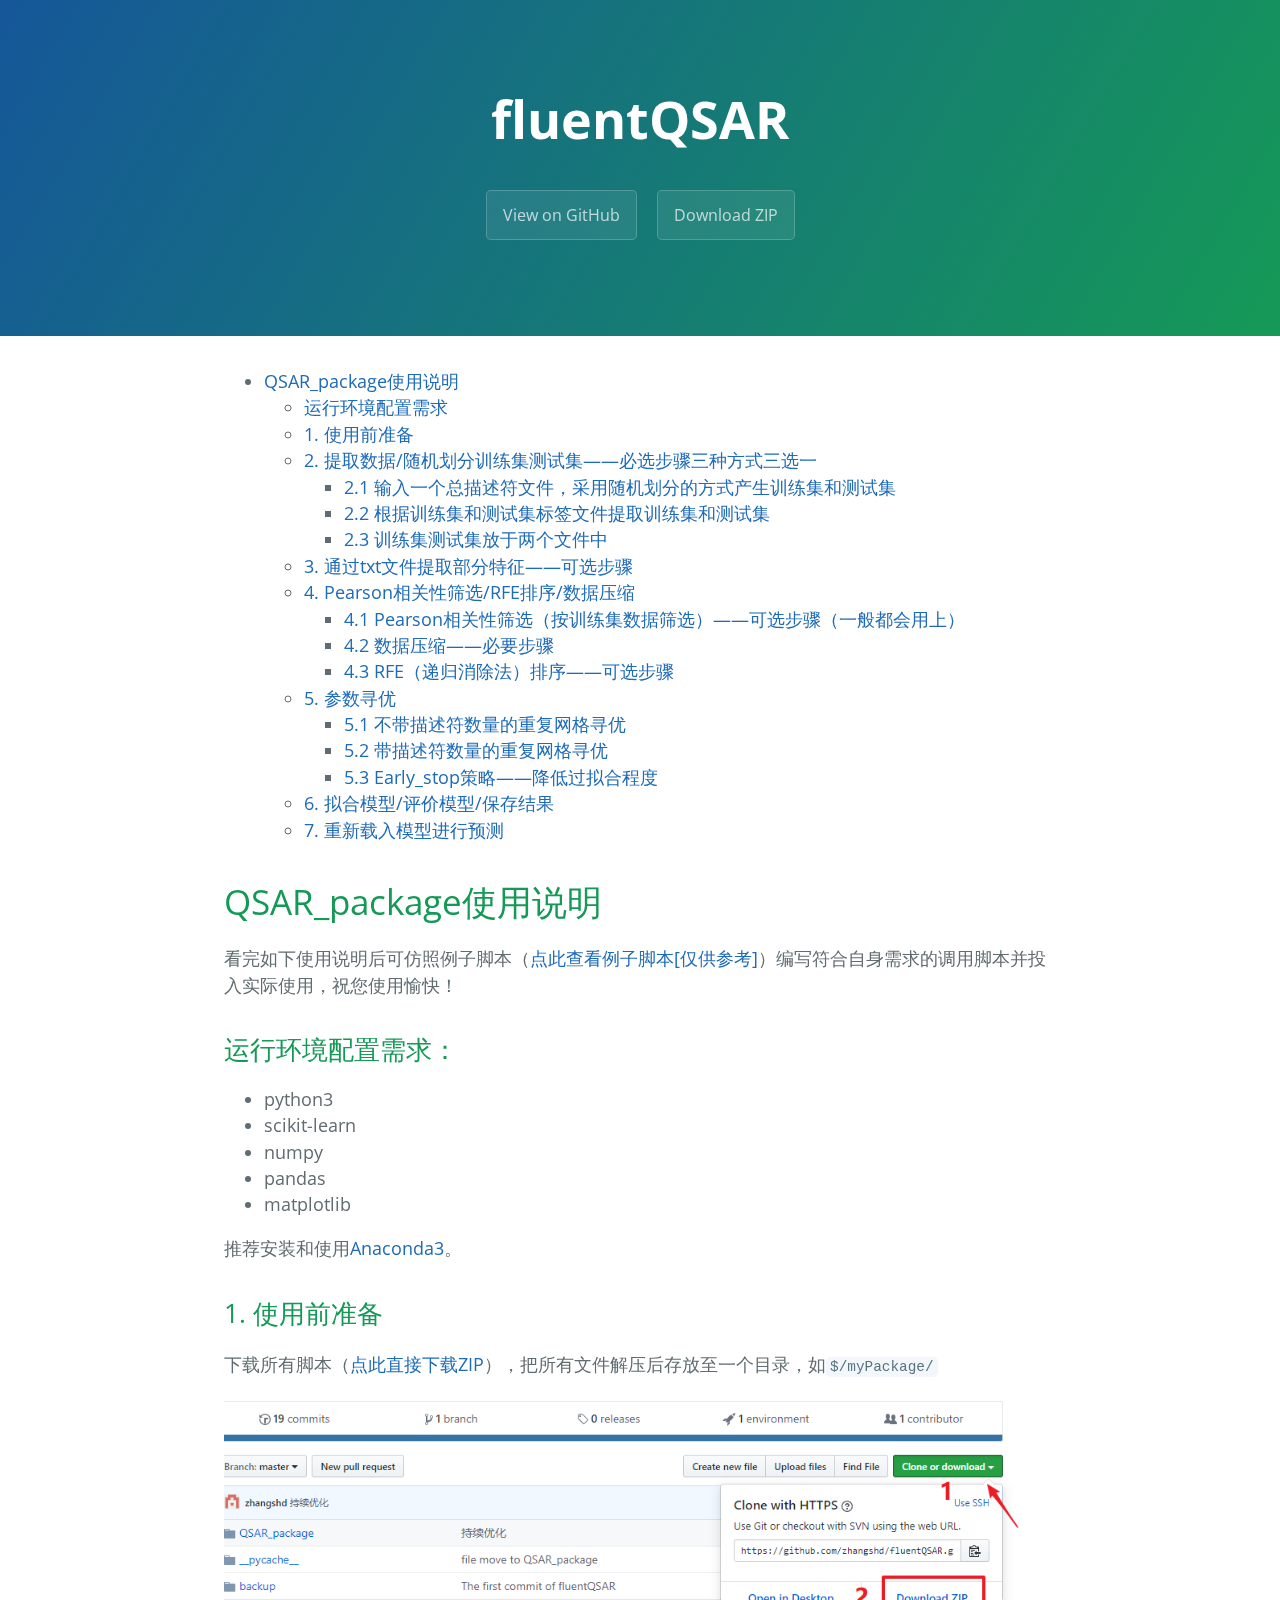
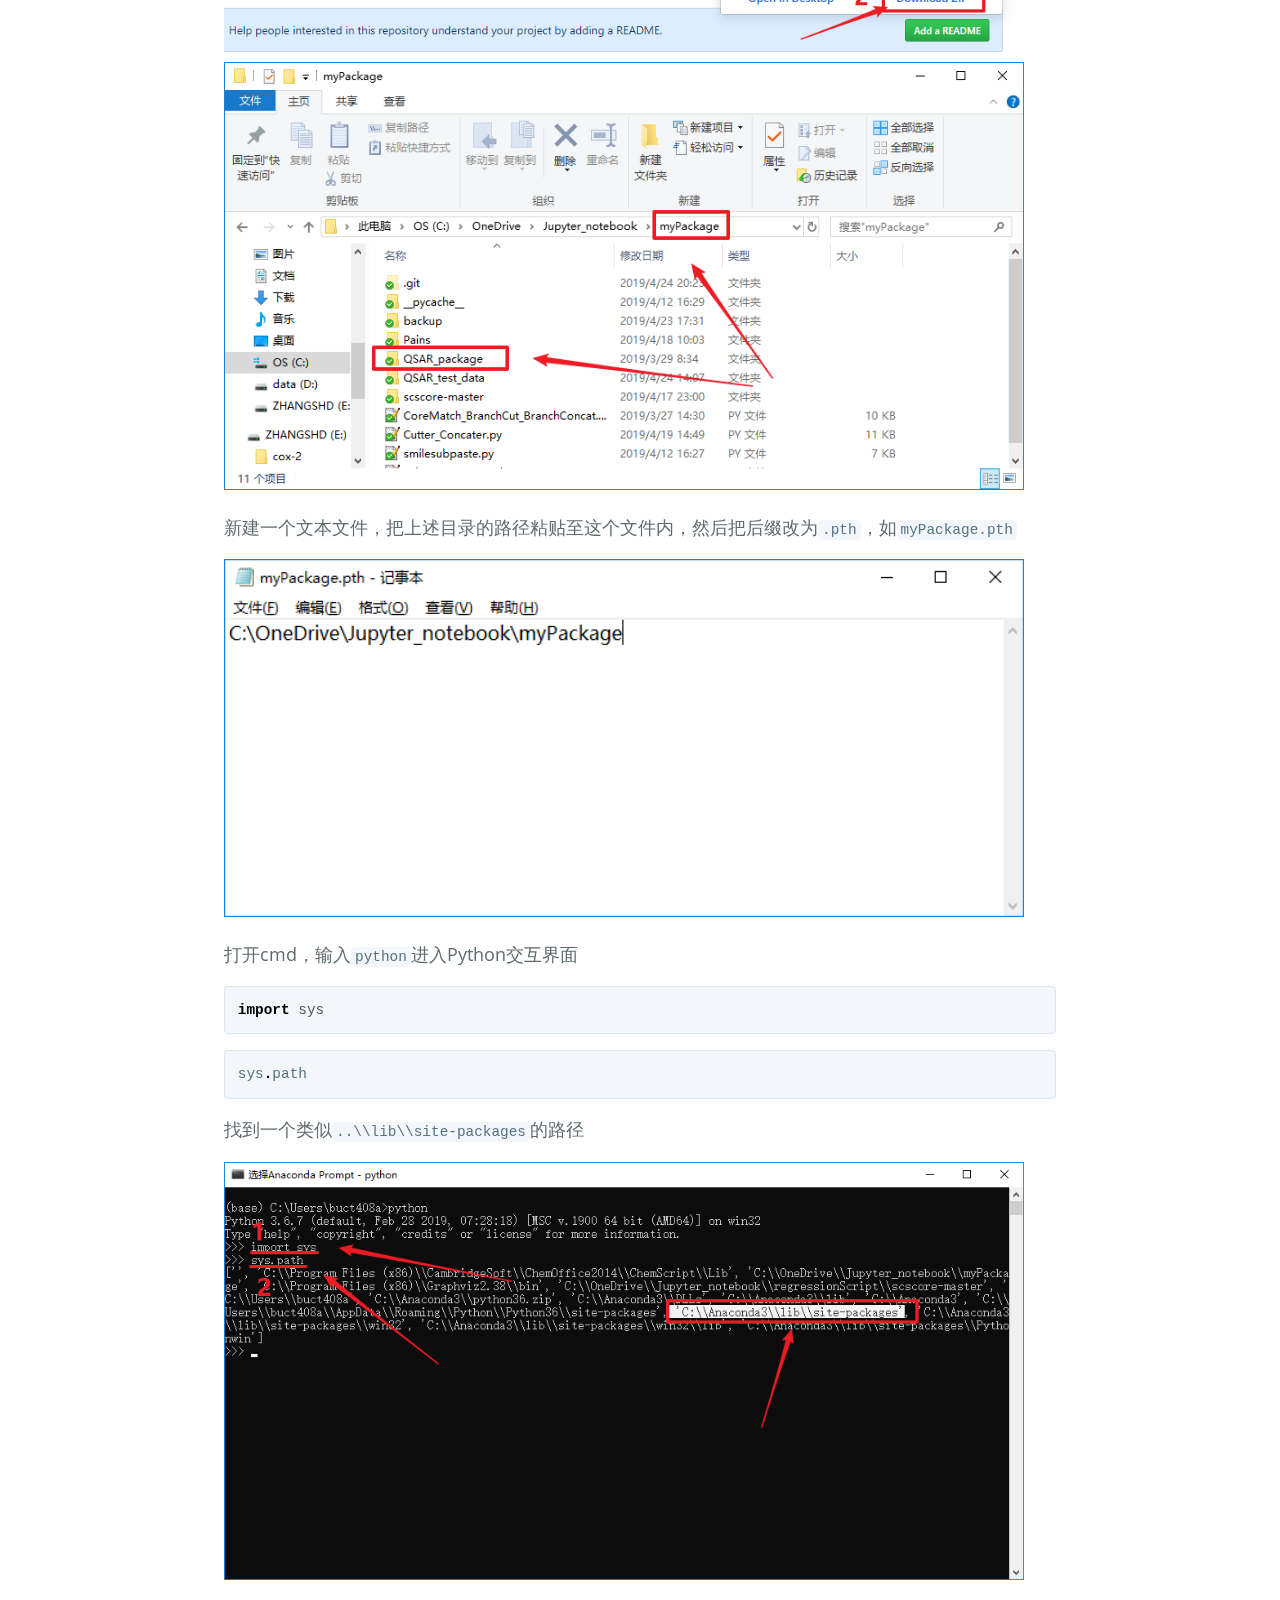
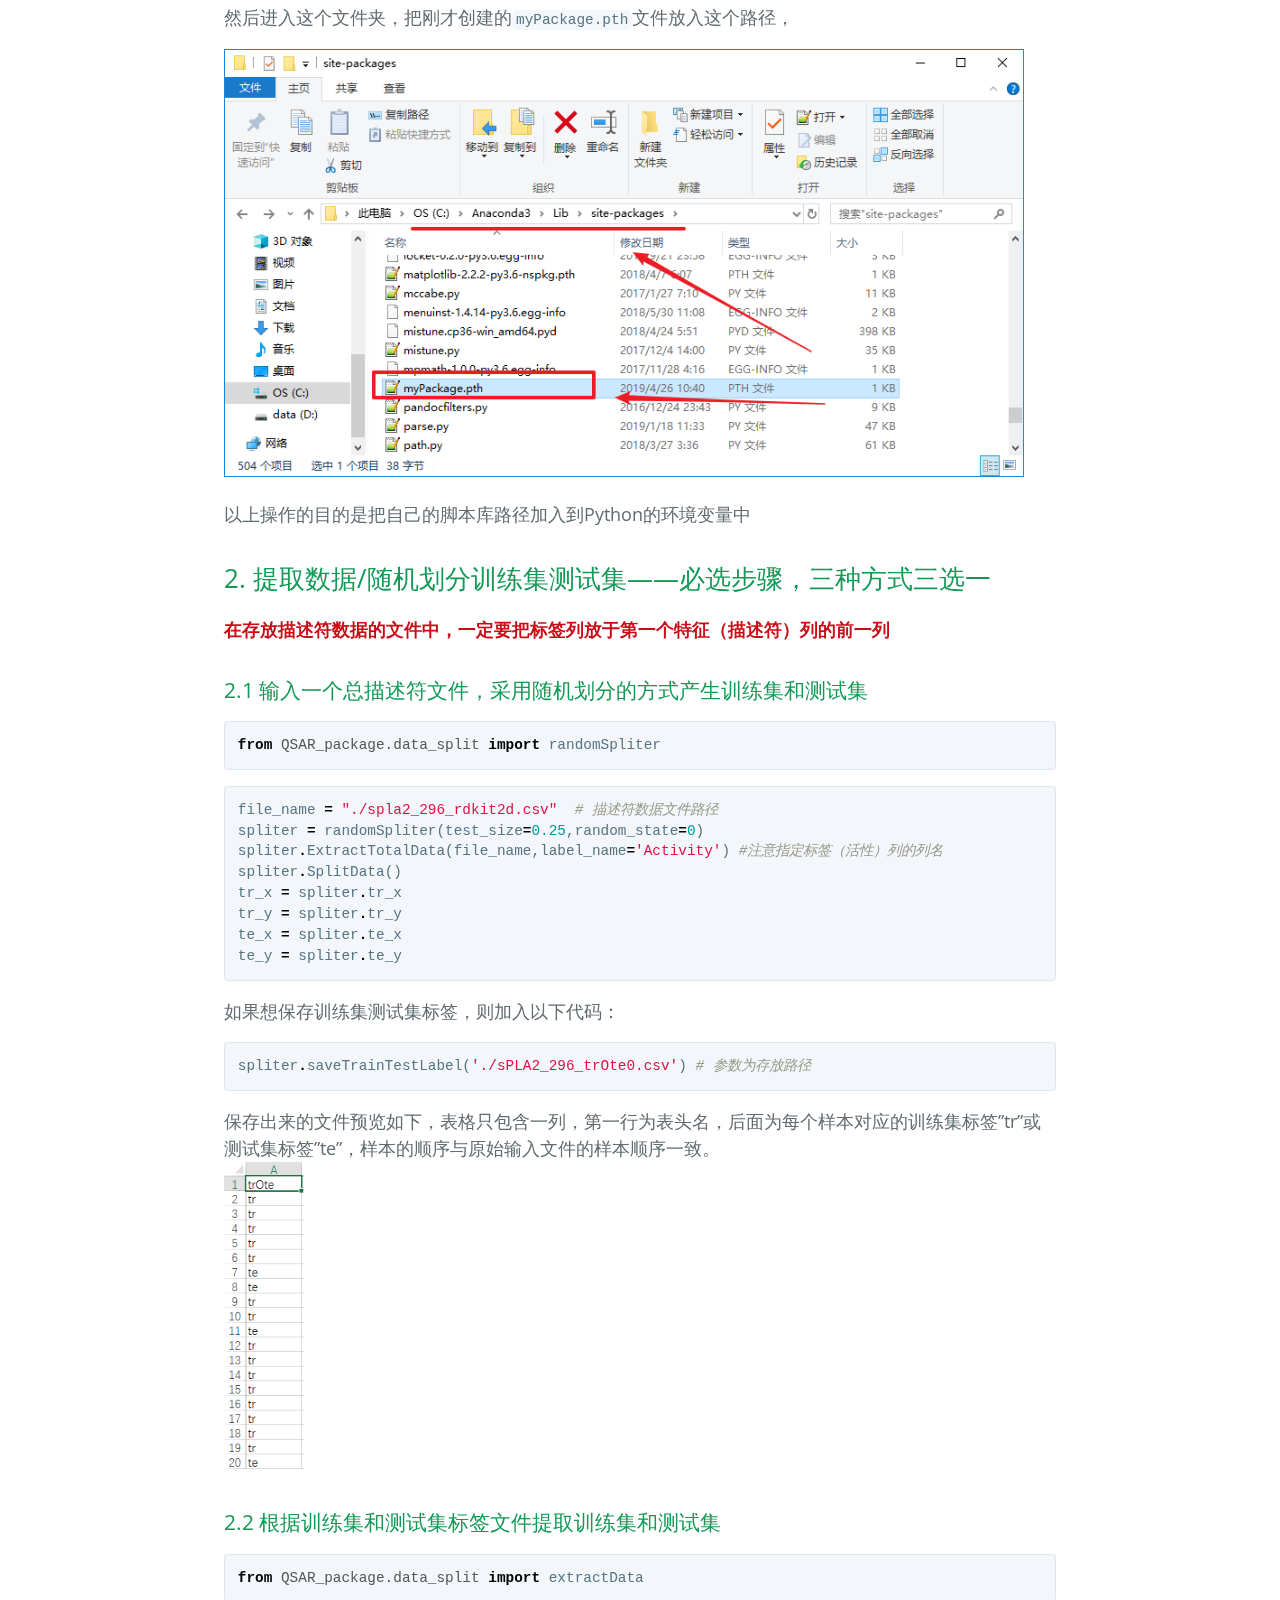
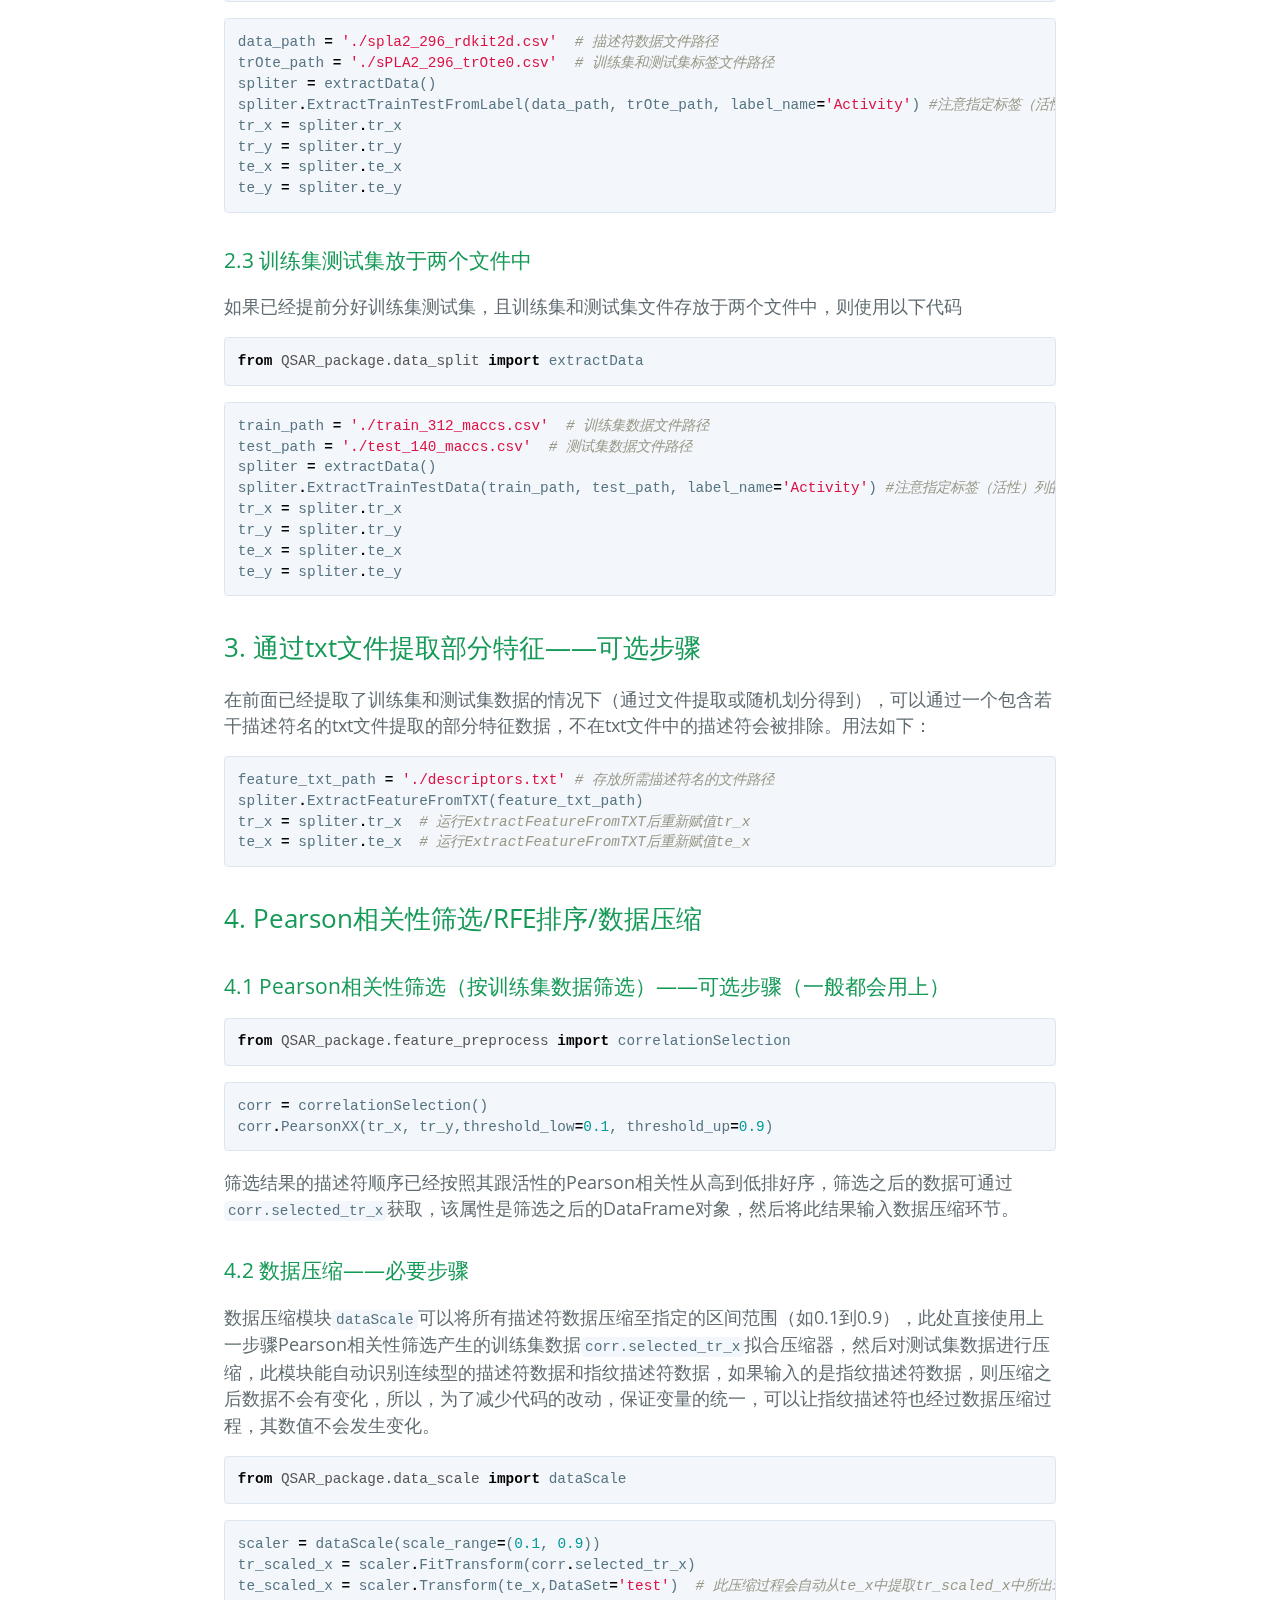
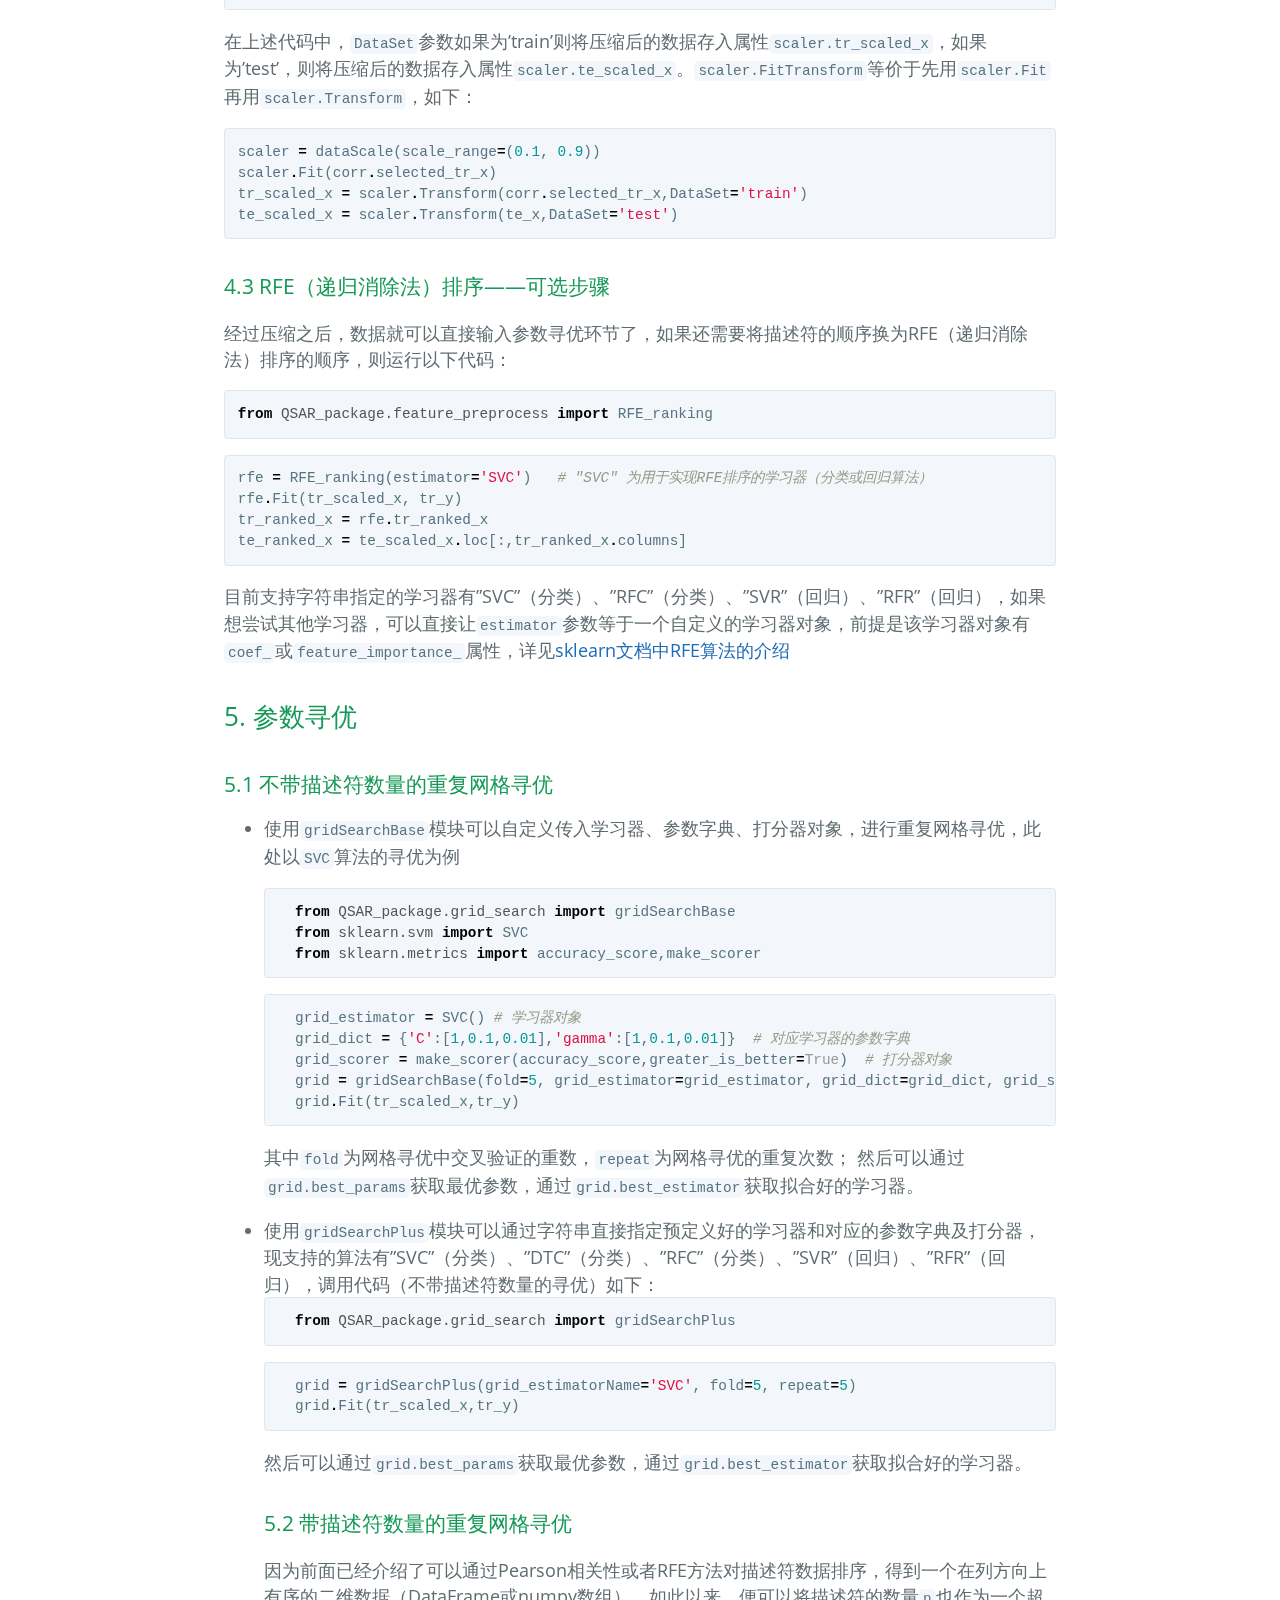
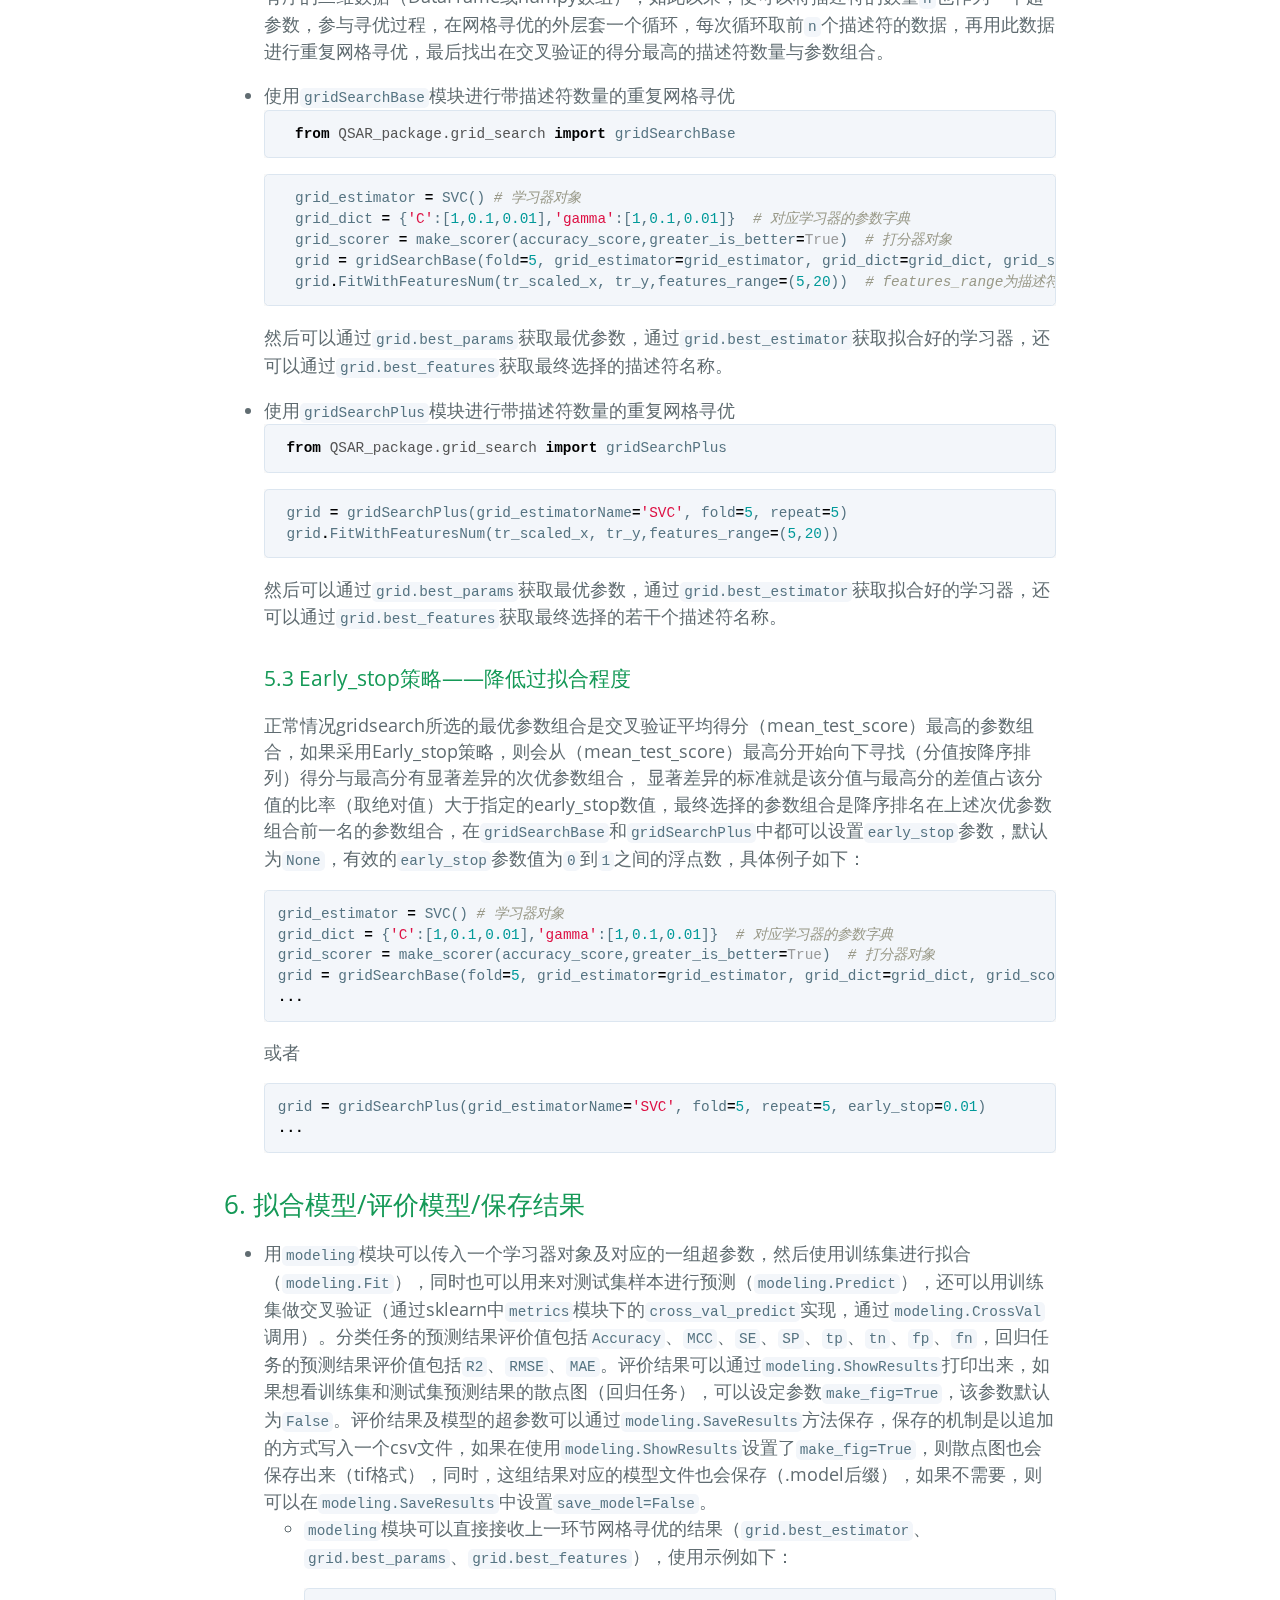
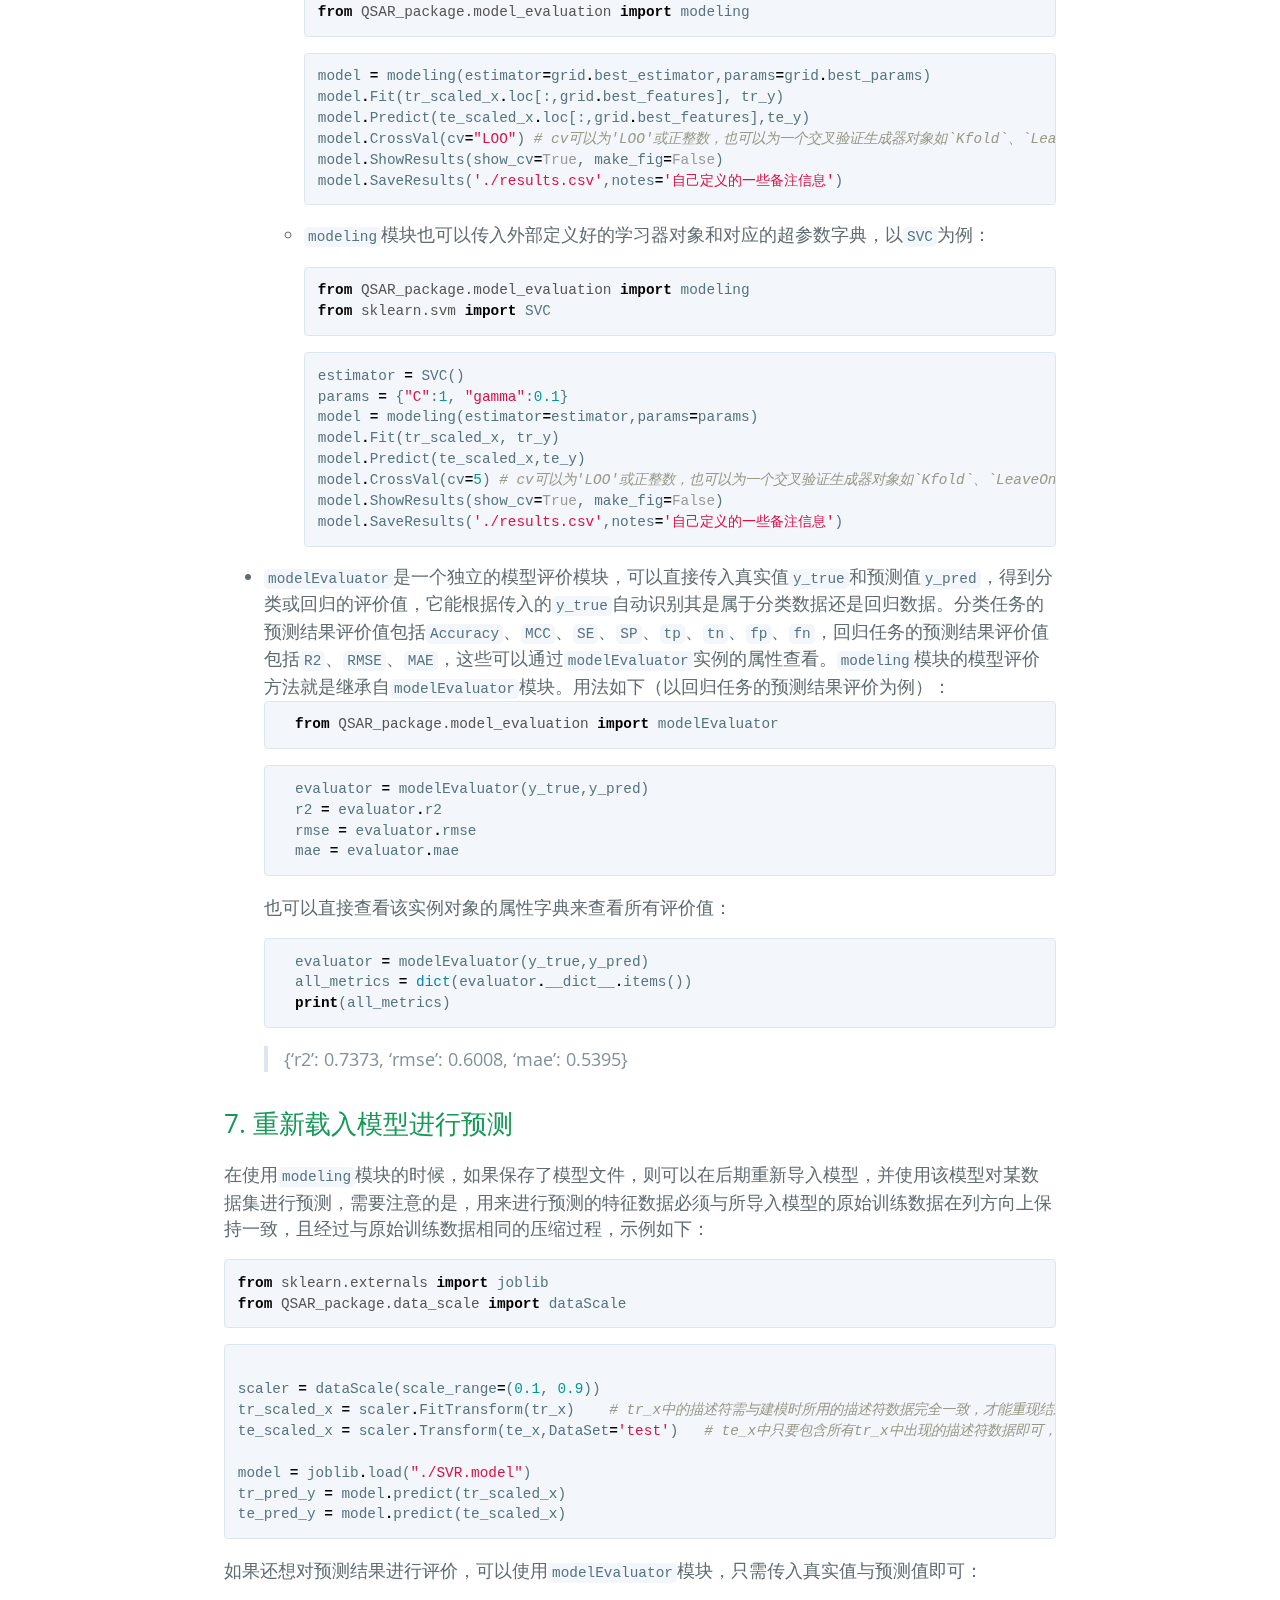
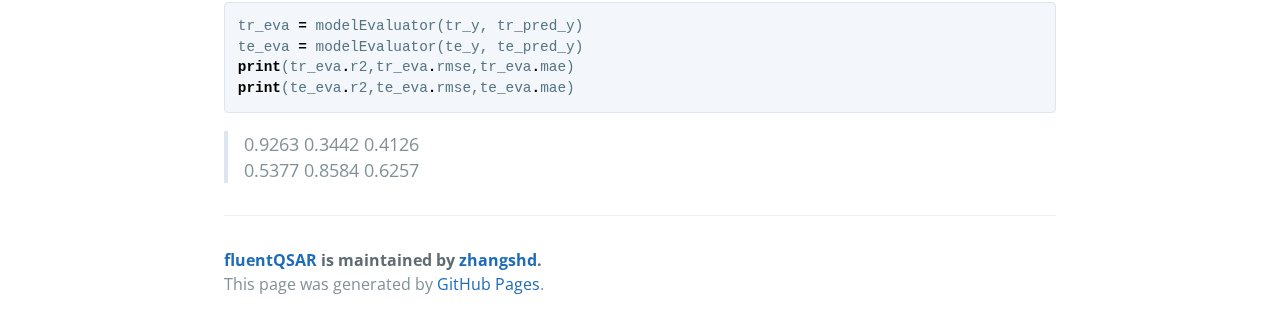
<file: index.html>
<!DOCTYPE html>
<html lang="en-US">
  <head>
    <meta charset="UTF-8">

<!-- Begin Jekyll SEO tag v2.5.0 -->
<title>fluentQSAR</title>
<meta name="generator" content="Jekyll v3.8.5" />
<meta property="og:title" content="fluentQSAR" />
<meta property="og:locale" content="en_US" />
<link rel="canonical" href="https://zhangshd.github.io/fluentQSAR/" />
<meta property="og:url" content="https://zhangshd.github.io/fluentQSAR/" />
<meta property="og:site_name" content="fluentQSAR" />
<script type="application/ld+json">
{"@type":"WebSite","url":"https://zhangshd.github.io/fluentQSAR/","headline":"fluentQSAR","name":"fluentQSAR","@context":"http://schema.org"}</script>
<!-- End Jekyll SEO tag -->

    <meta name="viewport" content="width=device-width, initial-scale=1">
    <meta name="theme-color" content="#157878">
    <link rel="stylesheet" href="./HTML_files/style.css">
  </head>
  <body>
    <section class="page-header">
      <h1 class="project-name">fluentQSAR</h1>
      <h2 class="project-tagline"></h2>
      
        <a href="https://github.com/zhangshd/fluentQSAR" class="btn">View on GitHub</a>
        <a href="https://github.com/zhangshd/fluentQSAR/archive/master.zip" class="btn">Download ZIP</a>
      
      
    </section>

    <section class="main-content">
      
<ul>
  <li><a href="#qsar_package使用说明">QSAR_package使用说明</a>
    <ul>
      <li><a href="#运行环境配置需求">运行环境配置需求</a></li>
      <li><a href="#1-使用前准备">1. 使用前准备</a></li>
      <li><a href="#2-提取数据随机划分训练集测试集必选步骤三种方式三选一">2. 提取数据/随机划分训练集测试集——必选步骤三种方式三选一</a>
        <ul>
          <li><a href="#21-输入一个总描述符文件采用随机划分的方式产生训练集和测试集">2.1 输入一个总描述符文件，采用随机划分的方式产生训练集和测试集</a></li>
          <li><a href="#22-根据训练集和测试集标签文件提取训练集和测试集">2.2 根据训练集和测试集标签文件提取训练集和测试集</a></li>
          <li><a href="#23-训练集测试集放于两个文件中">2.3 训练集测试集放于两个文件中</a></li>
        </ul>
      </li>
      <li><a href="#3-通过txt文件提取部分特征可选步骤">3. 通过txt文件提取部分特征——可选步骤</a></li>
      <li><a href="#4-pearson相关性筛选rfe排序数据压缩">4. Pearson相关性筛选/RFE排序/数据压缩</a>
        <ul>
          <li><a href="#41-pearson相关性筛选按训练集数据筛选可选步骤一般都会用上">4.1 Pearson相关性筛选（按训练集数据筛选）——可选步骤（一般都会用上）</a></li>
          <li><a href="#42-数据压缩必要步骤">4.2 数据压缩——必要步骤</a></li>
          <li><a href="#43-rfe递归消除法排序可选步骤">4.3 RFE（递归消除法）排序——可选步骤</a></li>
        </ul>
      </li>
      <li><a href="#5-参数寻优">5. 参数寻优</a>
        <ul>
          <li><a href="#51-不带描述符数量的重复网格寻优">5.1 不带描述符数量的重复网格寻优</a></li>
          <li><a href="#52-带描述符数量的重复网格寻优">5.2 带描述符数量的重复网格寻优</a></li>
          <li><a href="#53-early_stop策略降低过拟合程度">5.3 Early_stop策略——降低过拟合程度</a></li>
        </ul>
      </li>
      <li><a href="#6-拟合模型评价模型保存结果">6. 拟合模型/评价模型/保存结果</a></li>
      <li><a href="#7-重新载入模型进行预测">7. 重新载入模型进行预测</a></li>
    </ul>
  </li>
</ul>

<h1 id="qsar_package使用说明">QSAR_package使用说明</h1>
<p>看完如下使用说明后可仿照例子脚本（<a href="https://github.com/zhangshd/fluentQSAR/blob/master/Pipeline_single.py">点此查看例子脚本[仅供参考]</a>）编写符合自身需求的调用脚本并投入实际使用，祝您使用愉快！</p>
<h2 id="运行环境配置需求">运行环境配置需求：</h2>
<ul>
  <li>python3</li>
  <li>scikit-learn</li>
  <li>numpy</li>
  <li>pandas</li>
  <li>matplotlib</li>
</ul>

<p>推荐安装和使用<a href="https://www.anaconda.com/distribution/">Anaconda3</a>。</p>

<h2 id="1-使用前准备">1. 使用前准备</h2>

<p>下载所有脚本（<a href="https://github.com/zhangshd/fluentQSAR/archive/master.zip">点此直接下载ZIP</a>），把所有文件解压后存放至一个目录，如<code class="highlighter-rouge">$/myPackage/</code></p>

<p><img src="./HTML_files/Snipaste_2019-04-25_12-47-38.png" alt="Sample" width="800" />
<img src="./HTML_files/Snipaste_2019-04-26_10-37-48.png" alt="Sample" width="800" /></p>

<p>新建一个文本文件，把上述目录的路径粘贴至这个文件内，然后把后缀改为<code class="highlighter-rouge">.pth</code>，如<code class="highlighter-rouge">myPackage.pth</code></p>

<p><img src="./HTML_files/Snipaste_2019-04-26_10-47-04.png" alt="Sample" width="800" /></p>

<p>打开cmd，输入<code class="highlighter-rouge">python</code>进入Python交互界面</p>
<div class="language-python highlighter-rouge"><div class="highlight"><pre class="highlight"><code><span class="kn">import</span> <span class="nn">sys</span>
</code></pre></div></div>
<div class="language-python highlighter-rouge"><div class="highlight"><pre class="highlight"><code><span class="n">sys</span><span class="o">.</span><span class="n">path</span>
</code></pre></div></div>
<p>找到一个类似<code class="highlighter-rouge">..\\lib\\site-packages</code>的路径</p>

<p><img src="./HTML_files/Snipaste_2019-04-26_10-51-27.png" alt="Sample" width="800" /></p>

<p>然后进入这个文件夹，把刚才创建的<code class="highlighter-rouge">myPackage.pth</code>文件放入这个路径，</p>

<p><img src="./HTML_files/Snipaste_2019-04-26_11-08-25.png" alt="Sample" width="800" /></p>

<p>以上操作的目的是把自己的脚本库路径加入到Python的环境变量中</p>

<h2 id="2-提取数据随机划分训练集测试集必选步骤三种方式三选一">2. 提取数据/随机划分训练集测试集——必选步骤，三种方式三选一</h2>

<p><font color='#ca0c16'><strong>在存放描述符数据的文件中，一定要把标签列放于第一个特征（描述符）列的前一列</strong></font></p>

<h3 id="21-输入一个总描述符文件采用随机划分的方式产生训练集和测试集">2.1 输入一个总描述符文件，采用随机划分的方式产生训练集和测试集</h3>
<div class="language-python highlighter-rouge"><div class="highlight"><pre class="highlight"><code><span class="kn">from</span> <span class="nn">QSAR_package.data_split</span> <span class="kn">import</span> <span class="n">randomSpliter</span>
</code></pre></div></div>

<div class="language-python highlighter-rouge"><div class="highlight"><pre class="highlight"><code><span class="n">file_name</span> <span class="o">=</span> <span class="s">"./spla2_296_rdkit2d.csv"</span>  <span class="c"># 描述符数据文件路径</span>
<span class="n">spliter</span> <span class="o">=</span> <span class="n">randomSpliter</span><span class="p">(</span><span class="n">test_size</span><span class="o">=</span><span class="mf">0.25</span><span class="p">,</span><span class="n">random_state</span><span class="o">=</span><span class="mi">0</span><span class="p">)</span>
<span class="n">spliter</span><span class="o">.</span><span class="n">ExtractTotalData</span><span class="p">(</span><span class="n">file_name</span><span class="p">,</span><span class="n">label_name</span><span class="o">=</span><span class="s">'Activity'</span><span class="p">)</span> <span class="c">#注意指定标签（活性）列的列名</span>
<span class="n">spliter</span><span class="o">.</span><span class="n">SplitData</span><span class="p">()</span>
<span class="n">tr_x</span> <span class="o">=</span> <span class="n">spliter</span><span class="o">.</span><span class="n">tr_x</span>
<span class="n">tr_y</span> <span class="o">=</span> <span class="n">spliter</span><span class="o">.</span><span class="n">tr_y</span>
<span class="n">te_x</span> <span class="o">=</span> <span class="n">spliter</span><span class="o">.</span><span class="n">te_x</span>
<span class="n">te_y</span> <span class="o">=</span> <span class="n">spliter</span><span class="o">.</span><span class="n">te_y</span>
</code></pre></div></div>
<p>如果想保存训练集测试集标签，则加入以下代码：</p>
<div class="language-python highlighter-rouge"><div class="highlight"><pre class="highlight"><code><span class="n">spliter</span><span class="o">.</span><span class="n">saveTrainTestLabel</span><span class="p">(</span><span class="s">'./sPLA2_296_trOte0.csv'</span><span class="p">)</span> <span class="c"># 参数为存放路径</span>
</code></pre></div></div>
<p>保存出来的文件预览如下，表格只包含一列，第一行为表头名，后面为每个样本对应的训练集标签”tr”或测试集标签”te”，样本的顺序与原始输入文件的样本顺序一致。 <br />
<img src="./HTML_files/Snipaste_2019-04-28_18-43-13.png" alt="Sample" width="80" /></p>
<h3 id="22-根据训练集和测试集标签文件提取训练集和测试集">2.2 根据训练集和测试集标签文件提取训练集和测试集</h3>
<div class="language-python highlighter-rouge"><div class="highlight"><pre class="highlight"><code><span class="kn">from</span> <span class="nn">QSAR_package.data_split</span> <span class="kn">import</span> <span class="n">extractData</span>
</code></pre></div></div>

<div class="language-python highlighter-rouge"><div class="highlight"><pre class="highlight"><code><span class="n">data_path</span> <span class="o">=</span> <span class="s">'./spla2_296_rdkit2d.csv'</span>  <span class="c"># 描述符数据文件路径</span>
<span class="n">trOte_path</span> <span class="o">=</span> <span class="s">'./sPLA2_296_trOte0.csv'</span>  <span class="c"># 训练集和测试集标签文件路径</span>
<span class="n">spliter</span> <span class="o">=</span> <span class="n">extractData</span><span class="p">()</span>
<span class="n">spliter</span><span class="o">.</span><span class="n">ExtractTrainTestFromLabel</span><span class="p">(</span><span class="n">data_path</span><span class="p">,</span> <span class="n">trOte_path</span><span class="p">,</span> <span class="n">label_name</span><span class="o">=</span><span class="s">'Activity'</span><span class="p">)</span> <span class="c">#注意指定标签（活性）列的列名</span>
<span class="n">tr_x</span> <span class="o">=</span> <span class="n">spliter</span><span class="o">.</span><span class="n">tr_x</span>
<span class="n">tr_y</span> <span class="o">=</span> <span class="n">spliter</span><span class="o">.</span><span class="n">tr_y</span>
<span class="n">te_x</span> <span class="o">=</span> <span class="n">spliter</span><span class="o">.</span><span class="n">te_x</span>
<span class="n">te_y</span> <span class="o">=</span> <span class="n">spliter</span><span class="o">.</span><span class="n">te_y</span>
</code></pre></div></div>
<h3 id="23-训练集测试集放于两个文件中">2.3 训练集测试集放于两个文件中</h3>
<p>如果已经提前分好训练集测试集，且训练集和测试集文件存放于两个文件中，则使用以下代码</p>

<div class="language-python highlighter-rouge"><div class="highlight"><pre class="highlight"><code><span class="kn">from</span> <span class="nn">QSAR_package.data_split</span> <span class="kn">import</span> <span class="n">extractData</span>
</code></pre></div></div>

<div class="language-python highlighter-rouge"><div class="highlight"><pre class="highlight"><code><span class="n">train_path</span> <span class="o">=</span> <span class="s">'./train_312_maccs.csv'</span>  <span class="c"># 训练集数据文件路径</span>
<span class="n">test_path</span> <span class="o">=</span> <span class="s">'./test_140_maccs.csv'</span>  <span class="c"># 测试集数据文件路径</span>
<span class="n">spliter</span> <span class="o">=</span> <span class="n">extractData</span><span class="p">()</span>
<span class="n">spliter</span><span class="o">.</span><span class="n">ExtractTrainTestData</span><span class="p">(</span><span class="n">train_path</span><span class="p">,</span> <span class="n">test_path</span><span class="p">,</span> <span class="n">label_name</span><span class="o">=</span><span class="s">'Activity'</span><span class="p">)</span> <span class="c">#注意指定标签（活性）列的列名</span>
<span class="n">tr_x</span> <span class="o">=</span> <span class="n">spliter</span><span class="o">.</span><span class="n">tr_x</span> 
<span class="n">tr_y</span> <span class="o">=</span> <span class="n">spliter</span><span class="o">.</span><span class="n">tr_y</span>
<span class="n">te_x</span> <span class="o">=</span> <span class="n">spliter</span><span class="o">.</span><span class="n">te_x</span>
<span class="n">te_y</span> <span class="o">=</span> <span class="n">spliter</span><span class="o">.</span><span class="n">te_y</span>
</code></pre></div></div>
<h2 id="3-通过txt文件提取部分特征可选步骤">3. 通过txt文件提取部分特征——可选步骤</h2>
<p>在前面已经提取了训练集和测试集数据的情况下（通过文件提取或随机划分得到），可以通过一个包含若干描述符名的txt文件提取的部分特征数据，不在txt文件中的描述符会被排除。用法如下：</p>
<div class="language-python highlighter-rouge"><div class="highlight"><pre class="highlight"><code><span class="n">feature_txt_path</span> <span class="o">=</span> <span class="s">'./descriptors.txt'</span> <span class="c"># 存放所需描述符名的文件路径</span>
<span class="n">spliter</span><span class="o">.</span><span class="n">ExtractFeatureFromTXT</span><span class="p">(</span><span class="n">feature_txt_path</span><span class="p">)</span>
<span class="n">tr_x</span> <span class="o">=</span> <span class="n">spliter</span><span class="o">.</span><span class="n">tr_x</span>  <span class="c"># 运行ExtractFeatureFromTXT后重新赋值tr_x</span>
<span class="n">te_x</span> <span class="o">=</span> <span class="n">spliter</span><span class="o">.</span><span class="n">te_x</span>  <span class="c"># 运行ExtractFeatureFromTXT后重新赋值te_x</span>
</code></pre></div></div>

<h2 id="4-pearson相关性筛选rfe排序数据压缩">4. Pearson相关性筛选/RFE排序/数据压缩</h2>
<h3 id="41-pearson相关性筛选按训练集数据筛选可选步骤一般都会用上">4.1 Pearson相关性筛选（按训练集数据筛选）——可选步骤（一般都会用上）</h3>
<div class="language-python highlighter-rouge"><div class="highlight"><pre class="highlight"><code><span class="kn">from</span> <span class="nn">QSAR_package.feature_preprocess</span> <span class="kn">import</span> <span class="n">correlationSelection</span>
</code></pre></div></div>

<div class="language-python highlighter-rouge"><div class="highlight"><pre class="highlight"><code><span class="n">corr</span> <span class="o">=</span> <span class="n">correlationSelection</span><span class="p">()</span>
<span class="n">corr</span><span class="o">.</span><span class="n">PearsonXX</span><span class="p">(</span><span class="n">tr_x</span><span class="p">,</span> <span class="n">tr_y</span><span class="p">,</span><span class="n">threshold_low</span><span class="o">=</span><span class="mf">0.1</span><span class="p">,</span> <span class="n">threshold_up</span><span class="o">=</span><span class="mf">0.9</span><span class="p">)</span>
</code></pre></div></div>

<p>筛选结果的描述符顺序已经按照其跟活性的Pearson相关性从高到低排好序，筛选之后的数据可通过<code class="highlighter-rouge">corr.selected_tr_x</code>获取，该属性是筛选之后的DataFrame对象，然后将此结果输入数据压缩环节。</p>

<h3 id="42-数据压缩必要步骤">4.2 数据压缩——必要步骤</h3>

<p>数据压缩模块<code class="highlighter-rouge">dataScale</code>可以将所有描述符数据压缩至指定的区间范围（如0.1到0.9），此处直接使用上一步骤Pearson相关性筛选产生的训练集数据<code class="highlighter-rouge">corr.selected_tr_x</code>拟合压缩器，然后对测试集数据进行压缩，此模块能自动识别连续型的描述符数据和指纹描述符数据，如果输入的是指纹描述符数据，则压缩之后数据不会有变化，所以，为了减少代码的改动，保证变量的统一，可以让指纹描述符也经过数据压缩过程，其数值不会发生变化。</p>

<div class="language-python highlighter-rouge"><div class="highlight"><pre class="highlight"><code><span class="kn">from</span> <span class="nn">QSAR_package.data_scale</span> <span class="kn">import</span> <span class="n">dataScale</span>
</code></pre></div></div>

<div class="language-python highlighter-rouge"><div class="highlight"><pre class="highlight"><code><span class="n">scaler</span> <span class="o">=</span> <span class="n">dataScale</span><span class="p">(</span><span class="n">scale_range</span><span class="o">=</span><span class="p">(</span><span class="mf">0.1</span><span class="p">,</span> <span class="mf">0.9</span><span class="p">))</span>
<span class="n">tr_scaled_x</span> <span class="o">=</span> <span class="n">scaler</span><span class="o">.</span><span class="n">FitTransform</span><span class="p">(</span><span class="n">corr</span><span class="o">.</span><span class="n">selected_tr_x</span><span class="p">)</span> 
<span class="n">te_scaled_x</span> <span class="o">=</span> <span class="n">scaler</span><span class="o">.</span><span class="n">Transform</span><span class="p">(</span><span class="n">te_x</span><span class="p">,</span><span class="n">DataSet</span><span class="o">=</span><span class="s">'test'</span><span class="p">)</span>  <span class="c"># 此压缩过程会自动从te_x中提取tr_scaled_x中所出现的所有列名对应的数据</span>
</code></pre></div></div>
<p>在上述代码中，<code class="highlighter-rouge">DataSet</code>参数如果为’train’则将压缩后的数据存入属性<code class="highlighter-rouge">scaler.tr_scaled_x</code>，如果为’test’，则将压缩后的数据存入属性<code class="highlighter-rouge">scaler.te_scaled_x</code>。<code class="highlighter-rouge">scaler.FitTransform</code>等价于先用<code class="highlighter-rouge">scaler.Fit</code>再用<code class="highlighter-rouge">scaler.Transform</code>，如下：</p>
<div class="language-python highlighter-rouge"><div class="highlight"><pre class="highlight"><code><span class="n">scaler</span> <span class="o">=</span> <span class="n">dataScale</span><span class="p">(</span><span class="n">scale_range</span><span class="o">=</span><span class="p">(</span><span class="mf">0.1</span><span class="p">,</span> <span class="mf">0.9</span><span class="p">))</span>
<span class="n">scaler</span><span class="o">.</span><span class="n">Fit</span><span class="p">(</span><span class="n">corr</span><span class="o">.</span><span class="n">selected_tr_x</span><span class="p">)</span>
<span class="n">tr_scaled_x</span> <span class="o">=</span> <span class="n">scaler</span><span class="o">.</span><span class="n">Transform</span><span class="p">(</span><span class="n">corr</span><span class="o">.</span><span class="n">selected_tr_x</span><span class="p">,</span><span class="n">DataSet</span><span class="o">=</span><span class="s">'train'</span><span class="p">)</span>
<span class="n">te_scaled_x</span> <span class="o">=</span> <span class="n">scaler</span><span class="o">.</span><span class="n">Transform</span><span class="p">(</span><span class="n">te_x</span><span class="p">,</span><span class="n">DataSet</span><span class="o">=</span><span class="s">'test'</span><span class="p">)</span>  
</code></pre></div></div>

<h3 id="43-rfe递归消除法排序可选步骤">4.3 RFE（递归消除法）排序——可选步骤</h3>
<p>经过压缩之后，数据就可以直接输入参数寻优环节了，如果还需要将描述符的顺序换为RFE（递归消除法）排序的顺序，则运行以下代码：</p>

<div class="language-python highlighter-rouge"><div class="highlight"><pre class="highlight"><code><span class="kn">from</span> <span class="nn">QSAR_package.feature_preprocess</span> <span class="kn">import</span> <span class="n">RFE_ranking</span>
</code></pre></div></div>

<div class="language-python highlighter-rouge"><div class="highlight"><pre class="highlight"><code><span class="n">rfe</span> <span class="o">=</span> <span class="n">RFE_ranking</span><span class="p">(</span><span class="n">estimator</span><span class="o">=</span><span class="s">'SVC'</span><span class="p">)</span>   <span class="c"># "SVC" 为用于实现RFE排序的学习器（分类或回归算法）</span>
<span class="n">rfe</span><span class="o">.</span><span class="n">Fit</span><span class="p">(</span><span class="n">tr_scaled_x</span><span class="p">,</span> <span class="n">tr_y</span><span class="p">)</span>
<span class="n">tr_ranked_x</span> <span class="o">=</span> <span class="n">rfe</span><span class="o">.</span><span class="n">tr_ranked_x</span>
<span class="n">te_ranked_x</span> <span class="o">=</span> <span class="n">te_scaled_x</span><span class="o">.</span><span class="n">loc</span><span class="p">[:,</span><span class="n">tr_ranked_x</span><span class="o">.</span><span class="n">columns</span><span class="p">]</span>
</code></pre></div></div>
<p>目前支持字符串指定的学习器有”SVC”（分类）、”RFC”（分类）、”SVR”（回归）、”RFR”（回归），如果想尝试其他学习器，可以直接让<code class="highlighter-rouge">estimator</code>参数等于一个自定义的学习器对象，前提是该学习器对象有<code class="highlighter-rouge">coef_</code>或<code class="highlighter-rouge">feature_importance_</code>属性，详见<a href="https://scikit-learn.org/stable/modules/feature_selection.html#rfe">sklearn文档中RFE算法的介绍</a></p>

<h2 id="5-参数寻优">5. 参数寻优</h2>
<h3 id="51-不带描述符数量的重复网格寻优">5.1 不带描述符数量的重复网格寻优</h3>
<ul>
  <li>
    <p>使用<code class="highlighter-rouge">gridSearchBase</code>模块可以自定义传入学习器、参数字典、打分器对象，进行重复网格寻优，此处以<code class="highlighter-rouge">SVC</code>算法的寻优为例</p>

    <div class="language-python highlighter-rouge"><div class="highlight"><pre class="highlight"><code>  <span class="kn">from</span> <span class="nn">QSAR_package.grid_search</span> <span class="kn">import</span> <span class="n">gridSearchBase</span>
  <span class="kn">from</span> <span class="nn">sklearn.svm</span> <span class="kn">import</span> <span class="n">SVC</span>
  <span class="kn">from</span> <span class="nn">sklearn.metrics</span> <span class="kn">import</span> <span class="n">accuracy_score</span><span class="p">,</span><span class="n">make_scorer</span>
</code></pre></div>    </div>

    <div class="language-python highlighter-rouge"><div class="highlight"><pre class="highlight"><code>  <span class="n">grid_estimator</span> <span class="o">=</span> <span class="n">SVC</span><span class="p">()</span> <span class="c"># 学习器对象</span>
  <span class="n">grid_dict</span> <span class="o">=</span> <span class="p">{</span><span class="s">'C'</span><span class="p">:[</span><span class="mi">1</span><span class="p">,</span><span class="mf">0.1</span><span class="p">,</span><span class="mf">0.01</span><span class="p">],</span><span class="s">'gamma'</span><span class="p">:[</span><span class="mi">1</span><span class="p">,</span><span class="mf">0.1</span><span class="p">,</span><span class="mf">0.01</span><span class="p">]}</span>  <span class="c"># 对应学习器的参数字典</span>
  <span class="n">grid_scorer</span> <span class="o">=</span> <span class="n">make_scorer</span><span class="p">(</span><span class="n">accuracy_score</span><span class="p">,</span><span class="n">greater_is_better</span><span class="o">=</span><span class="bp">True</span><span class="p">)</span>  <span class="c"># 打分器对象</span>
  <span class="n">grid</span> <span class="o">=</span> <span class="n">gridSearchBase</span><span class="p">(</span><span class="n">fold</span><span class="o">=</span><span class="mi">5</span><span class="p">,</span> <span class="n">grid_estimator</span><span class="o">=</span><span class="n">grid_estimator</span><span class="p">,</span> <span class="n">grid_dict</span><span class="o">=</span><span class="n">grid_dict</span><span class="p">,</span> <span class="n">grid_scorer</span><span class="o">=</span><span class="n">grid_scorer</span><span class="p">,</span> <span class="n">repeat</span><span class="o">=</span><span class="mi">10</span><span class="p">)</span>
  <span class="n">grid</span><span class="o">.</span><span class="n">Fit</span><span class="p">(</span><span class="n">tr_scaled_x</span><span class="p">,</span><span class="n">tr_y</span><span class="p">)</span>
</code></pre></div>    </div>
    <p>其中<code class="highlighter-rouge">fold</code>为网格寻优中交叉验证的重数，<code class="highlighter-rouge">repeat</code>为网格寻优的重复次数；
  然后可以通过<code class="highlighter-rouge">grid.best_params</code>获取最优参数，通过<code class="highlighter-rouge">grid.best_estimator</code>获取拟合好的学习器。</p>
  </li>
  <li>使用<code class="highlighter-rouge">gridSearchPlus</code>模块可以通过字符串直接指定预定义好的学习器和对应的参数字典及打分器，现支持的算法有”SVC”（分类）、”DTC”（分类）、”RFC”（分类）、”SVR”（回归）、”RFR”（回归），调用代码（不带描述符数量的寻优）如下：
    <div class="language-python highlighter-rouge"><div class="highlight"><pre class="highlight"><code>  <span class="kn">from</span> <span class="nn">QSAR_package.grid_search</span> <span class="kn">import</span> <span class="n">gridSearchPlus</span>
</code></pre></div>    </div>
    <div class="language-python highlighter-rouge"><div class="highlight"><pre class="highlight"><code>  <span class="n">grid</span> <span class="o">=</span> <span class="n">gridSearchPlus</span><span class="p">(</span><span class="n">grid_estimatorName</span><span class="o">=</span><span class="s">'SVC'</span><span class="p">,</span> <span class="n">fold</span><span class="o">=</span><span class="mi">5</span><span class="p">,</span> <span class="n">repeat</span><span class="o">=</span><span class="mi">5</span><span class="p">)</span>
  <span class="n">grid</span><span class="o">.</span><span class="n">Fit</span><span class="p">(</span><span class="n">tr_scaled_x</span><span class="p">,</span><span class="n">tr_y</span><span class="p">)</span>
</code></pre></div>    </div>
    <p>然后可以通过<code class="highlighter-rouge">grid.best_params</code>获取最优参数，通过<code class="highlighter-rouge">grid.best_estimator</code>获取拟合好的学习器。</p>
    <h3 id="52-带描述符数量的重复网格寻优">5.2 带描述符数量的重复网格寻优</h3>
    <p>因为前面已经介绍了可以通过Pearson相关性或者RFE方法对描述符数据排序，得到一个在列方向上有序的二维数据（DataFrame或numpy数组），如此以来，便可以将描述符的数量<code class="highlighter-rouge">n</code>也作为一个超参数，参与寻优过程，在网格寻优的外层套一个循环，每次循环取前<code class="highlighter-rouge">n</code>个描述符的数据，再用此数据进行重复网格寻优，最后找出在交叉验证的得分最高的描述符数量与参数组合。</p>
  </li>
  <li>使用<code class="highlighter-rouge">gridSearchBase</code>模块进行带描述符数量的重复网格寻优
    <div class="language-python highlighter-rouge"><div class="highlight"><pre class="highlight"><code>  <span class="kn">from</span> <span class="nn">QSAR_package.grid_search</span> <span class="kn">import</span> <span class="n">gridSearchBase</span>
</code></pre></div>    </div>
    <div class="language-python highlighter-rouge"><div class="highlight"><pre class="highlight"><code>  <span class="n">grid_estimator</span> <span class="o">=</span> <span class="n">SVC</span><span class="p">()</span> <span class="c"># 学习器对象</span>
  <span class="n">grid_dict</span> <span class="o">=</span> <span class="p">{</span><span class="s">'C'</span><span class="p">:[</span><span class="mi">1</span><span class="p">,</span><span class="mf">0.1</span><span class="p">,</span><span class="mf">0.01</span><span class="p">],</span><span class="s">'gamma'</span><span class="p">:[</span><span class="mi">1</span><span class="p">,</span><span class="mf">0.1</span><span class="p">,</span><span class="mf">0.01</span><span class="p">]}</span>  <span class="c"># 对应学习器的参数字典</span>
  <span class="n">grid_scorer</span> <span class="o">=</span> <span class="n">make_scorer</span><span class="p">(</span><span class="n">accuracy_score</span><span class="p">,</span><span class="n">greater_is_better</span><span class="o">=</span><span class="bp">True</span><span class="p">)</span>  <span class="c"># 打分器对象</span>
  <span class="n">grid</span> <span class="o">=</span> <span class="n">gridSearchBase</span><span class="p">(</span><span class="n">fold</span><span class="o">=</span><span class="mi">5</span><span class="p">,</span> <span class="n">grid_estimator</span><span class="o">=</span><span class="n">grid_estimator</span><span class="p">,</span> <span class="n">grid_dict</span><span class="o">=</span><span class="n">grid_dict</span><span class="p">,</span> <span class="n">grid_scorer</span><span class="o">=</span><span class="n">grid_scorer</span><span class="p">,</span> <span class="n">repeat</span><span class="o">=</span><span class="mi">10</span><span class="p">)</span>
  <span class="n">grid</span><span class="o">.</span><span class="n">FitWithFeaturesNum</span><span class="p">(</span><span class="n">tr_scaled_x</span><span class="p">,</span> <span class="n">tr_y</span><span class="p">,</span><span class="n">features_range</span><span class="o">=</span><span class="p">(</span><span class="mi">5</span><span class="p">,</span><span class="mi">20</span><span class="p">))</span>  <span class="c"># features_range为描述符数量的迭代范围，参数为包含两个整数的元组或列表形式，其中第一个整数为描述符数量的下限，第二个整数为描述符数量的上限</span>
</code></pre></div>    </div>
    <p>然后可以通过<code class="highlighter-rouge">grid.best_params</code>获取最优参数，通过<code class="highlighter-rouge">grid.best_estimator</code>获取拟合好的学习器，还可以通过<code class="highlighter-rouge">grid.best_features</code>获取最终选择的描述符名称。</p>
  </li>
  <li>使用<code class="highlighter-rouge">gridSearchPlus</code>模块进行带描述符数量的重复网格寻优
    <div class="language-python highlighter-rouge"><div class="highlight"><pre class="highlight"><code> <span class="kn">from</span> <span class="nn">QSAR_package.grid_search</span> <span class="kn">import</span> <span class="n">gridSearchPlus</span>
</code></pre></div>    </div>
    <div class="language-python highlighter-rouge"><div class="highlight"><pre class="highlight"><code> <span class="n">grid</span> <span class="o">=</span> <span class="n">gridSearchPlus</span><span class="p">(</span><span class="n">grid_estimatorName</span><span class="o">=</span><span class="s">'SVC'</span><span class="p">,</span> <span class="n">fold</span><span class="o">=</span><span class="mi">5</span><span class="p">,</span> <span class="n">repeat</span><span class="o">=</span><span class="mi">5</span><span class="p">)</span>
 <span class="n">grid</span><span class="o">.</span><span class="n">FitWithFeaturesNum</span><span class="p">(</span><span class="n">tr_scaled_x</span><span class="p">,</span> <span class="n">tr_y</span><span class="p">,</span><span class="n">features_range</span><span class="o">=</span><span class="p">(</span><span class="mi">5</span><span class="p">,</span><span class="mi">20</span><span class="p">))</span>
</code></pre></div>    </div>
    <p>然后可以通过<code class="highlighter-rouge">grid.best_params</code>获取最优参数，通过<code class="highlighter-rouge">grid.best_estimator</code>获取拟合好的学习器，还可以通过<code class="highlighter-rouge">grid.best_features</code>获取最终选择的若干个描述符名称。</p>
    <h3 id="53-early_stop策略降低过拟合程度">5.3 Early_stop策略——降低过拟合程度</h3>
    <p>正常情况gridsearch所选的最优参数组合是交叉验证平均得分（mean_test_score）最高的参数组合，如果采用Early_stop策略，则会从（mean_test_score）最高分开始向下寻找（分值按降序排列）得分与最高分有显著差异的次优参数组合， 显著差异的标准就是该分值与最高分的差值占该分值的比率（取绝对值）大于指定的early_stop数值，最终选择的参数组合是降序排名在上述次优参数组合前一名的参数组合，在<code class="highlighter-rouge">gridSearchBase</code>和<code class="highlighter-rouge">gridSearchPlus</code>中都可以设置<code class="highlighter-rouge">early_stop</code>参数，默认为<code class="highlighter-rouge">None</code>，有效的<code class="highlighter-rouge">early_stop</code>参数值为<code class="highlighter-rouge">0</code>到<code class="highlighter-rouge">1</code>之间的浮点数，具体例子如下：</p>
    <div class="language-python highlighter-rouge"><div class="highlight"><pre class="highlight"><code><span class="n">grid_estimator</span> <span class="o">=</span> <span class="n">SVC</span><span class="p">()</span> <span class="c"># 学习器对象</span>
<span class="n">grid_dict</span> <span class="o">=</span> <span class="p">{</span><span class="s">'C'</span><span class="p">:[</span><span class="mi">1</span><span class="p">,</span><span class="mf">0.1</span><span class="p">,</span><span class="mf">0.01</span><span class="p">],</span><span class="s">'gamma'</span><span class="p">:[</span><span class="mi">1</span><span class="p">,</span><span class="mf">0.1</span><span class="p">,</span><span class="mf">0.01</span><span class="p">]}</span>  <span class="c"># 对应学习器的参数字典</span>
<span class="n">grid_scorer</span> <span class="o">=</span> <span class="n">make_scorer</span><span class="p">(</span><span class="n">accuracy_score</span><span class="p">,</span><span class="n">greater_is_better</span><span class="o">=</span><span class="bp">True</span><span class="p">)</span>  <span class="c"># 打分器对象</span>
<span class="n">grid</span> <span class="o">=</span> <span class="n">gridSearchBase</span><span class="p">(</span><span class="n">fold</span><span class="o">=</span><span class="mi">5</span><span class="p">,</span> <span class="n">grid_estimator</span><span class="o">=</span><span class="n">grid_estimator</span><span class="p">,</span> <span class="n">grid_dict</span><span class="o">=</span><span class="n">grid_dict</span><span class="p">,</span> <span class="n">grid_scorer</span><span class="o">=</span><span class="n">grid_scorer</span><span class="p">,</span> <span class="n">repeat</span><span class="o">=</span><span class="mi">10</span><span class="p">,</span> <span class="n">early_stop</span><span class="o">=</span><span class="mf">0.01</span><span class="p">)</span>
<span class="o">...</span>
</code></pre></div>    </div>
    <p>或者</p>
    <div class="language-python highlighter-rouge"><div class="highlight"><pre class="highlight"><code><span class="n">grid</span> <span class="o">=</span> <span class="n">gridSearchPlus</span><span class="p">(</span><span class="n">grid_estimatorName</span><span class="o">=</span><span class="s">'SVC'</span><span class="p">,</span> <span class="n">fold</span><span class="o">=</span><span class="mi">5</span><span class="p">,</span> <span class="n">repeat</span><span class="o">=</span><span class="mi">5</span><span class="p">,</span> <span class="n">early_stop</span><span class="o">=</span><span class="mf">0.01</span><span class="p">)</span>
<span class="o">...</span>
</code></pre></div>    </div>
  </li>
</ul>

<h2 id="6-拟合模型评价模型保存结果">6. 拟合模型/评价模型/保存结果</h2>
<ul>
  <li>用<code class="highlighter-rouge">modeling</code>模块可以传入一个学习器对象及对应的一组超参数，然后使用训练集进行拟合（<code class="highlighter-rouge">modeling.Fit</code>），同时也可以用来对测试集样本进行预测（<code class="highlighter-rouge">modeling.Predict</code>），还可以用训练集做交叉验证（通过sklearn中<code class="highlighter-rouge">metrics</code>模块下的<code class="highlighter-rouge">cross_val_predict</code>实现，通过<code class="highlighter-rouge">modeling.CrossVal</code>调用）。分类任务的预测结果评价值包括<code class="highlighter-rouge">Accuracy</code>、<code class="highlighter-rouge">MCC</code>、<code class="highlighter-rouge">SE</code>、<code class="highlighter-rouge">SP</code>、<code class="highlighter-rouge">tp</code>、<code class="highlighter-rouge">tn</code>、<code class="highlighter-rouge">fp</code>、<code class="highlighter-rouge">fn</code>，回归任务的预测结果评价值包括<code class="highlighter-rouge">R2</code>、<code class="highlighter-rouge">RMSE</code>、<code class="highlighter-rouge">MAE</code>。评价结果可以通过<code class="highlighter-rouge">modeling.ShowResults</code>打印出来，如果想看训练集和测试集预测结果的散点图（回归任务），可以设定参数<code class="highlighter-rouge">make_fig=True</code>，该参数默认为<code class="highlighter-rouge">False</code>。评价结果及模型的超参数可以通过<code class="highlighter-rouge">modeling.SaveResults</code>方法保存，保存的机制是以追加的方式写入一个csv文件，如果在使用<code class="highlighter-rouge">modeling.ShowResults</code>设置了<code class="highlighter-rouge">make_fig=True</code>，则散点图也会保存出来（tif格式），同时，这组结果对应的模型文件也会保存（.model后缀），如果不需要，则可以在<code class="highlighter-rouge">modeling.SaveResults</code>中设置<code class="highlighter-rouge">save_model=False</code>。
    <ul>
      <li>
        <p><code class="highlighter-rouge">modeling</code>模块可以直接接收上一环节网格寻优的结果（<code class="highlighter-rouge">grid.best_estimator</code>、<code class="highlighter-rouge">grid.best_params</code>、<code class="highlighter-rouge">grid.best_features</code>），使用示例如下：</p>

        <div class="language-python highlighter-rouge"><div class="highlight"><pre class="highlight"><code><span class="kn">from</span> <span class="nn">QSAR_package.model_evaluation</span> <span class="kn">import</span> <span class="n">modeling</span>
</code></pre></div>        </div>
        <div class="language-python highlighter-rouge"><div class="highlight"><pre class="highlight"><code><span class="n">model</span> <span class="o">=</span> <span class="n">modeling</span><span class="p">(</span><span class="n">estimator</span><span class="o">=</span><span class="n">grid</span><span class="o">.</span><span class="n">best_estimator</span><span class="p">,</span><span class="n">params</span><span class="o">=</span><span class="n">grid</span><span class="o">.</span><span class="n">best_params</span><span class="p">)</span>
<span class="n">model</span><span class="o">.</span><span class="n">Fit</span><span class="p">(</span><span class="n">tr_scaled_x</span><span class="o">.</span><span class="n">loc</span><span class="p">[:,</span><span class="n">grid</span><span class="o">.</span><span class="n">best_features</span><span class="p">],</span> <span class="n">tr_y</span><span class="p">)</span>
<span class="n">model</span><span class="o">.</span><span class="n">Predict</span><span class="p">(</span><span class="n">te_scaled_x</span><span class="o">.</span><span class="n">loc</span><span class="p">[:,</span><span class="n">grid</span><span class="o">.</span><span class="n">best_features</span><span class="p">],</span><span class="n">te_y</span><span class="p">)</span>
<span class="n">model</span><span class="o">.</span><span class="n">CrossVal</span><span class="p">(</span><span class="n">cv</span><span class="o">=</span><span class="s">"LOO"</span><span class="p">)</span> <span class="c"># cv可以为'LOO'或正整数，也可以为一个交叉验证生成器对象如`Kfold`、`LeaveOneOut`等</span>
<span class="n">model</span><span class="o">.</span><span class="n">ShowResults</span><span class="p">(</span><span class="n">show_cv</span><span class="o">=</span><span class="bp">True</span><span class="p">,</span> <span class="n">make_fig</span><span class="o">=</span><span class="bp">False</span><span class="p">)</span>
<span class="n">model</span><span class="o">.</span><span class="n">SaveResults</span><span class="p">(</span><span class="s">'./results.csv'</span><span class="p">,</span><span class="n">notes</span><span class="o">=</span><span class="s">'自己定义的一些备注信息'</span><span class="p">)</span>
</code></pre></div>        </div>
      </li>
      <li>
        <p><code class="highlighter-rouge">modeling</code>模块也可以传入外部定义好的学习器对象和对应的超参数字典，以<code class="highlighter-rouge">SVC</code>为例：</p>
        <div class="language-python highlighter-rouge"><div class="highlight"><pre class="highlight"><code><span class="kn">from</span> <span class="nn">QSAR_package.model_evaluation</span> <span class="kn">import</span> <span class="n">modeling</span>
<span class="kn">from</span> <span class="nn">sklearn.svm</span> <span class="kn">import</span> <span class="n">SVC</span>
</code></pre></div>        </div>
        <div class="language-python highlighter-rouge"><div class="highlight"><pre class="highlight"><code><span class="n">estimator</span> <span class="o">=</span> <span class="n">SVC</span><span class="p">()</span>
<span class="n">params</span> <span class="o">=</span> <span class="p">{</span><span class="s">"C"</span><span class="p">:</span><span class="mi">1</span><span class="p">,</span> <span class="s">"gamma"</span><span class="p">:</span><span class="mf">0.1</span><span class="p">}</span> 
<span class="n">model</span> <span class="o">=</span> <span class="n">modeling</span><span class="p">(</span><span class="n">estimator</span><span class="o">=</span><span class="n">estimator</span><span class="p">,</span><span class="n">params</span><span class="o">=</span><span class="n">params</span><span class="p">)</span>
<span class="n">model</span><span class="o">.</span><span class="n">Fit</span><span class="p">(</span><span class="n">tr_scaled_x</span><span class="p">,</span> <span class="n">tr_y</span><span class="p">)</span>
<span class="n">model</span><span class="o">.</span><span class="n">Predict</span><span class="p">(</span><span class="n">te_scaled_x</span><span class="p">,</span><span class="n">te_y</span><span class="p">)</span>
<span class="n">model</span><span class="o">.</span><span class="n">CrossVal</span><span class="p">(</span><span class="n">cv</span><span class="o">=</span><span class="mi">5</span><span class="p">)</span> <span class="c"># cv可以为'LOO'或正整数，也可以为一个交叉验证生成器对象如`Kfold`、`LeaveOneOut`等</span>
<span class="n">model</span><span class="o">.</span><span class="n">ShowResults</span><span class="p">(</span><span class="n">show_cv</span><span class="o">=</span><span class="bp">True</span><span class="p">,</span> <span class="n">make_fig</span><span class="o">=</span><span class="bp">False</span><span class="p">)</span>
<span class="n">model</span><span class="o">.</span><span class="n">SaveResults</span><span class="p">(</span><span class="s">'./results.csv'</span><span class="p">,</span><span class="n">notes</span><span class="o">=</span><span class="s">'自己定义的一些备注信息'</span><span class="p">)</span>
</code></pre></div>        </div>
      </li>
    </ul>
  </li>
  <li><code class="highlighter-rouge">modelEvaluator</code>是一个独立的模型评价模块，可以直接传入真实值<code class="highlighter-rouge">y_true</code>和预测值<code class="highlighter-rouge">y_pred</code>，得到分类或回归的评价值，它能根据传入的<code class="highlighter-rouge">y_true</code>自动识别其是属于分类数据还是回归数据。分类任务的预测结果评价值包括<code class="highlighter-rouge">Accuracy</code>、<code class="highlighter-rouge">MCC</code>、<code class="highlighter-rouge">SE</code>、<code class="highlighter-rouge">SP</code>、<code class="highlighter-rouge">tp</code>、<code class="highlighter-rouge">tn</code>、<code class="highlighter-rouge">fp</code>、<code class="highlighter-rouge">fn</code>，回归任务的预测结果评价值包括<code class="highlighter-rouge">R2</code>、<code class="highlighter-rouge">RMSE</code>、<code class="highlighter-rouge">MAE</code>，这些可以通过<code class="highlighter-rouge">modelEvaluator</code>实例的属性查看。<code class="highlighter-rouge">modeling</code>模块的模型评价方法就是继承自<code class="highlighter-rouge">modelEvaluator</code>模块。用法如下（以回归任务的预测结果评价为例）：
    <div class="language-python highlighter-rouge"><div class="highlight"><pre class="highlight"><code>  <span class="kn">from</span> <span class="nn">QSAR_package.model_evaluation</span> <span class="kn">import</span> <span class="n">modelEvaluator</span>
</code></pre></div>    </div>
    <div class="language-python highlighter-rouge"><div class="highlight"><pre class="highlight"><code>  <span class="n">evaluator</span> <span class="o">=</span> <span class="n">modelEvaluator</span><span class="p">(</span><span class="n">y_true</span><span class="p">,</span><span class="n">y_pred</span><span class="p">)</span>
  <span class="n">r2</span> <span class="o">=</span> <span class="n">evaluator</span><span class="o">.</span><span class="n">r2</span>
  <span class="n">rmse</span> <span class="o">=</span> <span class="n">evaluator</span><span class="o">.</span><span class="n">rmse</span>
  <span class="n">mae</span> <span class="o">=</span> <span class="n">evaluator</span><span class="o">.</span><span class="n">mae</span>
</code></pre></div>    </div>
    <p>也可以直接查看该实例对象的属性字典来查看所有评价值：</p>
    <div class="language-python highlighter-rouge"><div class="highlight"><pre class="highlight"><code>  <span class="n">evaluator</span> <span class="o">=</span> <span class="n">modelEvaluator</span><span class="p">(</span><span class="n">y_true</span><span class="p">,</span><span class="n">y_pred</span><span class="p">)</span>
  <span class="n">all_metrics</span> <span class="o">=</span> <span class="nb">dict</span><span class="p">(</span><span class="n">evaluator</span><span class="o">.</span><span class="n">__dict__</span><span class="o">.</span><span class="n">items</span><span class="p">())</span>
  <span class="k">print</span><span class="p">(</span><span class="n">all_metrics</span><span class="p">)</span>
</code></pre></div>    </div>
    <blockquote>
      <p>{‘r2’: 0.7373, ‘rmse’: 0.6008, ‘mae’: 0.5395}</p>
    </blockquote>
  </li>
</ul>

<h2 id="7-重新载入模型进行预测">7. 重新载入模型进行预测</h2>
<p>在使用<code class="highlighter-rouge">modeling</code>模块的时候，如果保存了模型文件，则可以在后期重新导入模型，并使用该模型对某数据集进行预测，需要注意的是，用来进行预测的特征数据必须与所导入模型的原始训练数据在列方向上保持一致，且经过与原始训练数据相同的压缩过程，示例如下：</p>
<div class="language-python highlighter-rouge"><div class="highlight"><pre class="highlight"><code><span class="kn">from</span> <span class="nn">sklearn.externals</span> <span class="kn">import</span> <span class="n">joblib</span>
<span class="kn">from</span> <span class="nn">QSAR_package.data_scale</span> <span class="kn">import</span> <span class="n">dataScale</span>
</code></pre></div></div>

<div class="language-python highlighter-rouge"><div class="highlight"><pre class="highlight"><code>
<span class="n">scaler</span> <span class="o">=</span> <span class="n">dataScale</span><span class="p">(</span><span class="n">scale_range</span><span class="o">=</span><span class="p">(</span><span class="mf">0.1</span><span class="p">,</span> <span class="mf">0.9</span><span class="p">))</span>
<span class="n">tr_scaled_x</span> <span class="o">=</span> <span class="n">scaler</span><span class="o">.</span><span class="n">FitTransform</span><span class="p">(</span><span class="n">tr_x</span><span class="p">)</span>    <span class="c"># tr_x中的描述符需与建模时所用的描述符数据完全一致，才能重现结果</span>
<span class="n">te_scaled_x</span> <span class="o">=</span> <span class="n">scaler</span><span class="o">.</span><span class="n">Transform</span><span class="p">(</span><span class="n">te_x</span><span class="p">,</span><span class="n">DataSet</span><span class="o">=</span><span class="s">'test'</span><span class="p">)</span>   <span class="c"># te_x中只要包含所有tr_x中出现的描述符数据即可，压缩过程会自动从中提取所需要的列</span>

<span class="n">model</span> <span class="o">=</span> <span class="n">joblib</span><span class="o">.</span><span class="n">load</span><span class="p">(</span><span class="s">"./SVR.model"</span><span class="p">)</span>
<span class="n">tr_pred_y</span> <span class="o">=</span> <span class="n">model</span><span class="o">.</span><span class="n">predict</span><span class="p">(</span><span class="n">tr_scaled_x</span><span class="p">)</span>  
<span class="n">te_pred_y</span> <span class="o">=</span> <span class="n">model</span><span class="o">.</span><span class="n">predict</span><span class="p">(</span><span class="n">te_scaled_x</span><span class="p">)</span>
</code></pre></div></div>
<p>如果还想对预测结果进行评价，可以使用<code class="highlighter-rouge">modelEvaluator</code>模块，只需传入真实值与预测值即可：</p>
<div class="language-python highlighter-rouge"><div class="highlight"><pre class="highlight"><code><span class="n">tr_eva</span> <span class="o">=</span> <span class="n">modelEvaluator</span><span class="p">(</span><span class="n">tr_y</span><span class="p">,</span> <span class="n">tr_pred_y</span><span class="p">)</span>
<span class="n">te_eva</span> <span class="o">=</span> <span class="n">modelEvaluator</span><span class="p">(</span><span class="n">te_y</span><span class="p">,</span> <span class="n">te_pred_y</span><span class="p">)</span>
<span class="k">print</span><span class="p">(</span><span class="n">tr_eva</span><span class="o">.</span><span class="n">r2</span><span class="p">,</span><span class="n">tr_eva</span><span class="o">.</span><span class="n">rmse</span><span class="p">,</span><span class="n">tr_eva</span><span class="o">.</span><span class="n">mae</span><span class="p">)</span>
<span class="k">print</span><span class="p">(</span><span class="n">te_eva</span><span class="o">.</span><span class="n">r2</span><span class="p">,</span><span class="n">te_eva</span><span class="o">.</span><span class="n">rmse</span><span class="p">,</span><span class="n">te_eva</span><span class="o">.</span><span class="n">mae</span><span class="p">)</span>
</code></pre></div></div>
<blockquote>
  <p>0.9263 0.3442 0.4126<br />
0.5377 0.8584 0.6257</p>
</blockquote>


      <footer class="site-footer">
        
          <span class="site-footer-owner"><a href="https://github.com/zhangshd/fluentQSAR">fluentQSAR</a> is maintained by <a href="https://github.com/zhangshd">zhangshd</a>.</span>
        
        <span class="site-footer-credits">This page was generated by <a href="https://pages.github.com">GitHub Pages</a>.</span>
      </footer>
    </section>

    
  </body>
</html>
</file>
<file: HTML_files/style.css>
/*! normalize.css v3.0.2 | MIT License | git.io/normalize */@import url("https://fonts.googleapis.com/css?family=Open+Sans:400,700");html{font-family:sans-serif;-ms-text-size-adjust:100%;-webkit-text-size-adjust:100%}body{margin:0}article,aside,details,figcaption,figure,footer,header,hgroup,main,menu,nav,section,summary{display:block}audio,canvas,progress,video{display:inline-block;vertical-align:baseline}audio:not([controls]){display:none;height:0}[hidden],template{display:none}a{background-color:transparent}a:active,a:hover{outline:0}abbr[title]{border-bottom:1px dotted}b,strong{font-weight:bold}dfn{font-style:italic}h1{font-size:2em;margin:0.67em 0}mark{background:#ff0;color:#000}small{font-size:80%}sub,sup{font-size:75%;line-height:0;position:relative;vertical-align:baseline}sup{top:-0.5em}sub{bottom:-0.25em}img{border:0}svg:not(:root){overflow:hidden}figure{margin:1em 40px}hr{box-sizing:content-box;height:0}pre{overflow:auto}code,kbd,pre,samp{font-family:monospace, monospace;font-size:1em}button,input,optgroup,select,textarea{color:inherit;font:inherit;margin:0}button{overflow:visible}button,select{text-transform:none}button,html input[type="button"],input[type="reset"],input[type="submit"]{-webkit-appearance:button;cursor:pointer}button[disabled],html input[disabled]{cursor:default}button::-moz-focus-inner,input::-moz-focus-inner{border:0;padding:0}input{line-height:normal}input[type="checkbox"],input[type="radio"]{box-sizing:border-box;padding:0}input[type="number"]::-webkit-inner-spin-button,input[type="number"]::-webkit-outer-spin-button{height:auto}input[type="search"]{-webkit-appearance:textfield;box-sizing:content-box}input[type="search"]::-webkit-search-cancel-button,input[type="search"]::-webkit-search-decoration{-webkit-appearance:none}fieldset{border:1px solid #c0c0c0;margin:0 2px;padding:0.35em 0.625em 0.75em}legend{border:0;padding:0}textarea{overflow:auto}optgroup{font-weight:bold}table{border-collapse:collapse;border-spacing:0}td,th{padding:0}.highlight table td{padding:5px}.highlight table pre{margin:0}.highlight .cm{color:#999988;font-style:italic}.highlight .cp{color:#999999;font-weight:bold}.highlight .c1{color:#999988;font-style:italic}.highlight .cs{color:#999999;font-weight:bold;font-style:italic}.highlight .c,.highlight .cd{color:#999988;font-style:italic}.highlight .err{color:#a61717;background-color:#e3d2d2}.highlight .gd{color:#000000;background-color:#ffdddd}.highlight .ge{color:#000000;font-style:italic}.highlight .gr{color:#aa0000}.highlight .gh{color:#999999}.highlight .gi{color:#000000;background-color:#ddffdd}.highlight .go{color:#888888}.highlight .gp{color:#555555}.highlight .gs{font-weight:bold}.highlight .gu{color:#aaaaaa}.highlight .gt{color:#aa0000}.highlight .kc{color:#000000;font-weight:bold}.highlight .kd{color:#000000;font-weight:bold}.highlight .kn{color:#000000;font-weight:bold}.highlight .kp{color:#000000;font-weight:bold}.highlight .kr{color:#000000;font-weight:bold}.highlight .kt{color:#445588;font-weight:bold}.highlight .k,.highlight .kv{color:#000000;font-weight:bold}.highlight .mf{color:#009999}.highlight .mh{color:#009999}.highlight .il{color:#009999}.highlight .mi{color:#009999}.highlight .mo{color:#009999}.highlight .m,.highlight .mb,.highlight .mx{color:#009999}.highlight .sb{color:#d14}.highlight .sc{color:#d14}.highlight .sd{color:#d14}.highlight .s2{color:#d14}.highlight .se{color:#d14}.highlight .sh{color:#d14}.highlight .si{color:#d14}.highlight .sx{color:#d14}.highlight .sr{color:#009926}.highlight .s1{color:#d14}.highlight .ss{color:#990073}.highlight .s{color:#d14}.highlight .na{color:#008080}.highlight .bp{color:#999999}.highlight .nb{color:#0086B3}.highlight .nc{color:#445588;font-weight:bold}.highlight .no{color:#008080}.highlight .nd{color:#3c5d5d;font-weight:bold}.highlight .ni{color:#800080}.highlight .ne{color:#990000;font-weight:bold}.highlight .nf{color:#990000;font-weight:bold}.highlight .nl{color:#990000;font-weight:bold}.highlight .nn{color:#555555}.highlight .nt{color:#000080}.highlight .vc{color:#008080}.highlight .vg{color:#008080}.highlight .vi{color:#008080}.highlight .nv{color:#008080}.highlight .ow{color:#000000;font-weight:bold}.highlight .o{color:#000000;font-weight:bold}.highlight .w{color:#bbbbbb}.highlight{background-color:#f8f8f8}*{box-sizing:border-box}body{padding:0;margin:0;font-family:"Open Sans", "Helvetica Neue", Helvetica, Arial, sans-serif;font-size:16px;line-height:1.5;color:#606c71}a{color:#1e6bb8;text-decoration:none}a:hover{text-decoration:underline}.btn{display:inline-block;margin-bottom:1rem;color:rgba(255,255,255,0.7);background-color:rgba(255,255,255,0.08);border-color:rgba(255,255,255,0.2);border-style:solid;border-width:1px;border-radius:0.3rem;transition:color 0.2s, background-color 0.2s, border-color 0.2s}.btn:hover{color:rgba(255,255,255,0.8);text-decoration:none;background-color:rgba(255,255,255,0.2);border-color:rgba(255,255,255,0.3)}.btn+.btn{margin-left:1rem}@media screen and (min-width: 64em){.btn{padding:0.75rem 1rem}}@media screen and (min-width: 42em) and (max-width: 64em){.btn{padding:0.6rem 0.9rem;font-size:0.9rem}}@media screen and (max-width: 42em){.btn{display:block;width:100%;padding:0.75rem;font-size:0.9rem}.btn+.btn{margin-top:1rem;margin-left:0}}.page-header{color:#fff;text-align:center;background-color:#159957;background-image:linear-gradient(120deg, #155799, #159957)}@media screen and (min-width: 64em){.page-header{padding:5rem 6rem}}@media screen and (min-width: 42em) and (max-width: 64em){.page-header{padding:3rem 4rem}}@media screen and (max-width: 42em){.page-header{padding:2rem 1rem}}.project-name{margin-top:0;margin-bottom:0.1rem}@media screen and (min-width: 64em){.project-name{font-size:3.25rem}}@media screen and (min-width: 42em) and (max-width: 64em){.project-name{font-size:2.25rem}}@media screen and (max-width: 42em){.project-name{font-size:1.75rem}}.project-tagline{margin-bottom:2rem;font-weight:normal;opacity:0.7}@media screen and (min-width: 64em){.project-tagline{font-size:1.25rem}}@media screen and (min-width: 42em) and (max-width: 64em){.project-tagline{font-size:1.15rem}}@media screen and (max-width: 42em){.project-tagline{font-size:1rem}}.main-content{word-wrap:break-word}.main-content :first-child{margin-top:0}@media screen and (min-width: 64em){.main-content{max-width:64rem;padding:2rem 6rem;margin:0 auto;font-size:1.1rem}}@media screen and (min-width: 42em) and (max-width: 64em){.main-content{padding:2rem 4rem;font-size:1.1rem}}@media screen and (max-width: 42em){.main-content{padding:2rem 1rem;font-size:1rem}}.main-content img{max-width:100%}.main-content h1,.main-content h2,.main-content h3,.main-content h4,.main-content h5,.main-content h6{margin-top:2rem;margin-bottom:1rem;font-weight:normal;color:#159957}.main-content p{margin-bottom:1em}.main-content code{padding:2px 4px;font-family:Consolas, "Liberation Mono", Menlo, Courier, monospace;font-size:0.9rem;color:#567482;background-color:#f3f6fa;border-radius:0.3rem}.main-content pre{padding:0.8rem;margin-top:0;margin-bottom:1rem;font:1rem Consolas, "Liberation Mono", Menlo, Courier, monospace;color:#567482;word-wrap:normal;background-color:#f3f6fa;border:solid 1px #dce6f0;border-radius:0.3rem}.main-content pre>code{padding:0;margin:0;font-size:0.9rem;color:#567482;word-break:normal;white-space:pre;background:transparent;border:0}.main-content .highlight{margin-bottom:1rem}.main-content .highlight pre{margin-bottom:0;word-break:normal}.main-content .highlight pre,.main-content pre{padding:0.8rem;overflow:auto;font-size:0.9rem;line-height:1.45;border-radius:0.3rem;-webkit-overflow-scrolling:touch}.main-content pre code,.main-content pre tt{display:inline;max-width:initial;padding:0;margin:0;overflow:initial;line-height:inherit;word-wrap:normal;background-color:transparent;border:0}.main-content pre code:before,.main-content pre code:after,.main-content pre tt:before,.main-content pre tt:after{content:normal}.main-content ul,.main-content ol{margin-top:0}.main-content blockquote{padding:0 1rem;margin-left:0;color:#819198;border-left:0.3rem solid #dce6f0}.main-content blockquote>:first-child{margin-top:0}.main-content blockquote>:last-child{margin-bottom:0}.main-content table{display:block;width:100%;overflow:auto;word-break:normal;word-break:keep-all;-webkit-overflow-scrolling:touch}.main-content table th{font-weight:bold}.main-content table th,.main-content table td{padding:0.5rem 1rem;border:1px solid #e9ebec}.main-content dl{padding:0}.main-content dl dt{padding:0;margin-top:1rem;font-size:1rem;font-weight:bold}.main-content dl dd{padding:0;margin-bottom:1rem}.main-content hr{height:2px;padding:0;margin:1rem 0;background-color:#eff0f1;border:0}.site-footer{padding-top:2rem;margin-top:2rem;border-top:solid 1px #eff0f1}@media screen and (min-width: 64em){.site-footer{font-size:1rem}}@media screen and (min-width: 42em) and (max-width: 64em){.site-footer{font-size:1rem}}@media screen and (max-width: 42em){.site-footer{font-size:0.9rem}}.site-footer-owner{display:block;font-weight:bold}.site-footer-credits{color:#819198}
</file>
